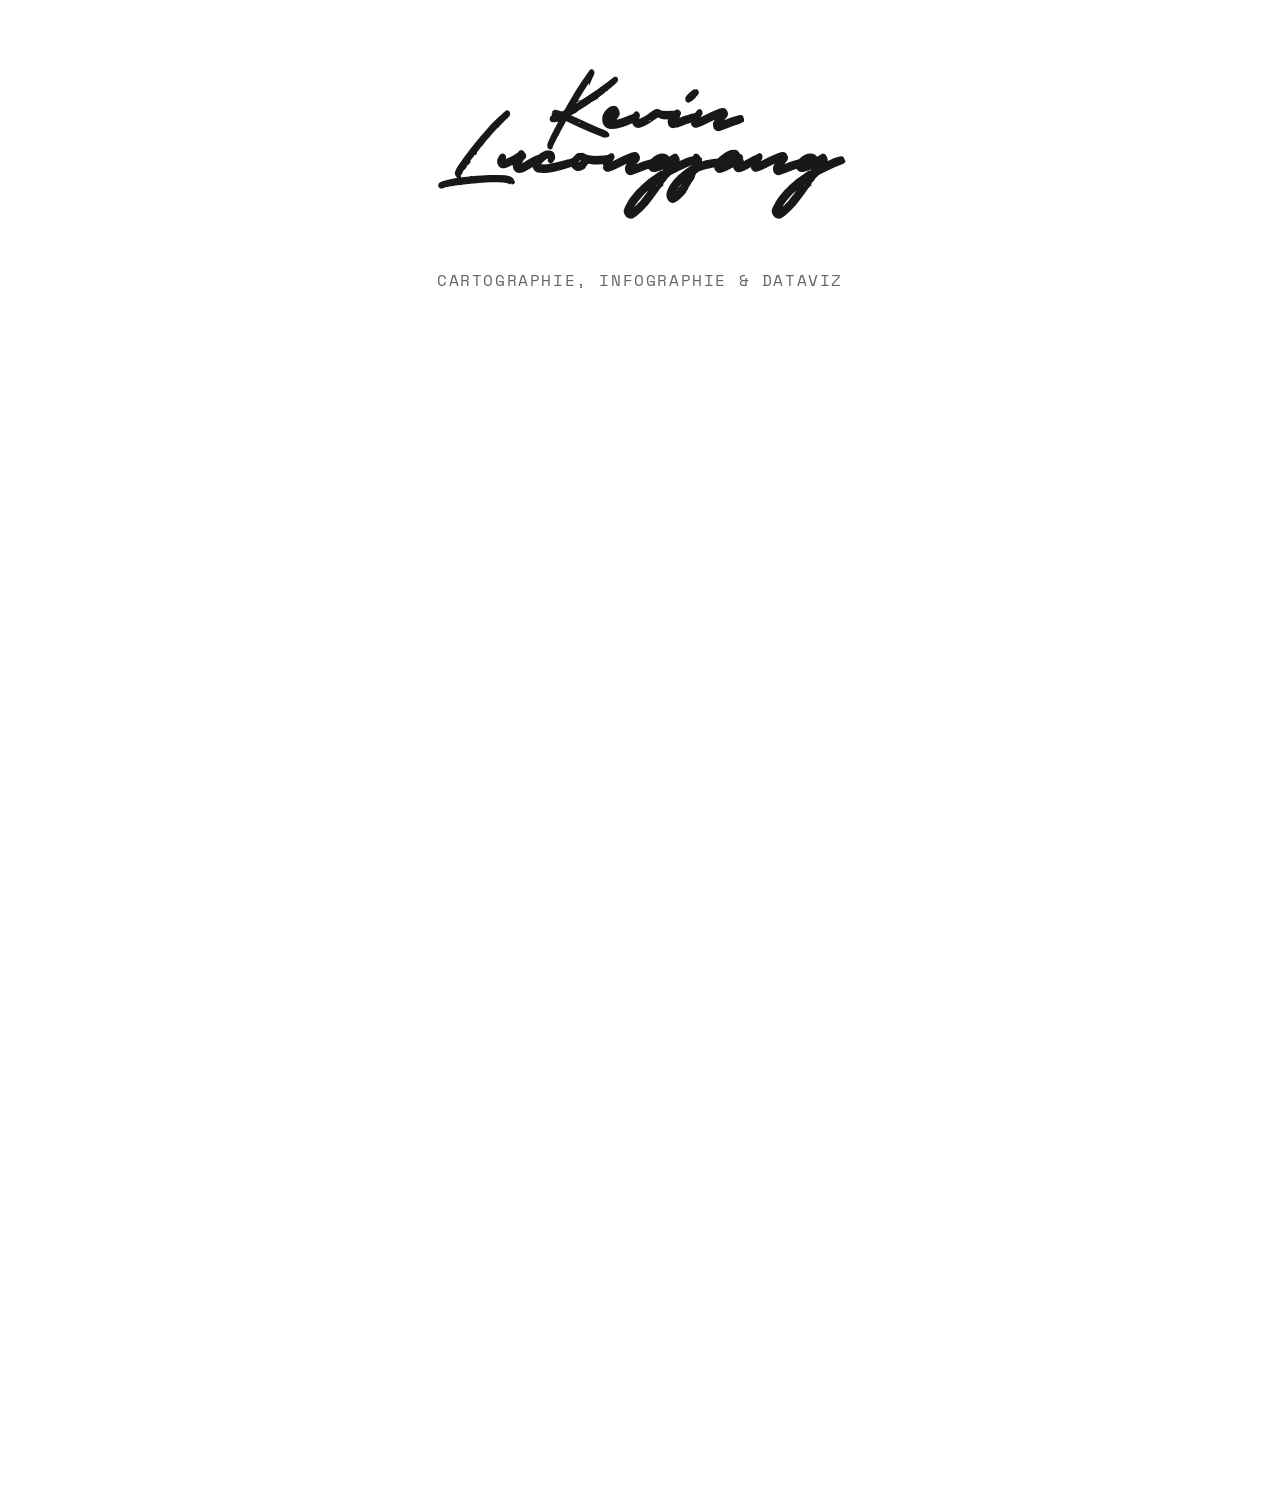
<file: index.html>
<!DOCTYPE html>
<html lang="fr">
<head>
  <meta charset="UTF-8" />
  <meta name="viewport" content="width=device-width, initial-scale=1.0" />
  <title>Portfolio | Kevin Lu Cong Sang - Géomaticien</title>
  <meta name="description" content="Portfolio de Kevin Lu Cong Sang, géomaticien — cartographie, infographie & dataviz. Projets QGIS, Illustrator, D3.js, MapLibre.">
  <meta property="og:title" content="Kevin Lu Cong Sang — Géomaticien">
  <meta property="og:description" content="Cartographie, infographie & dataviz. Sélection de projets de master et personnels.">
  <meta property="og:image" content="./assets/BX1.webp">
  <meta property="og:type" content="website">
  <link rel="icon" type="image/svg+xml" href="./assets/favicon.svg">
  <link rel="preconnect" href="https://fonts.googleapis.com">
  <link rel="preconnect" href="https://fonts.gstatic.com" crossorigin>
  <link rel="preload" href="./font/HunterRiver-Regular.otf" as="font" type="font/otf" crossorigin>
  <link href="https://fonts.googleapis.com/css2?family=Space+Mono:wght@400;700&display=swap" rel="stylesheet">
  <style>
    @font-face {
      font-family: 'HunterRiver';
      src: url('./font/HunterRiver-Regular.otf') format('opentype');
      font-weight: normal;
      font-style: normal;
    }

    body {
      margin: 0;
      padding: 0;
      font-family: 'Space Mono', monospace;
      background: white;
      color: black;
      overflow-x: hidden;
    }

    header {
      text-align: center;
      padding: 0;
      width: 100%;
    }

    .logo-name {
      font-family: 'HunterRiver', cursive;
      font-size: 5.5rem;
      line-height: 0.5;
      color: black;
      opacity: 0.9;
      margin: 90px;
    }

    .subtitle {
      margin-top: 0.5rem;
      margin-bottom: 2rem;
      font-size: 1rem;
      color: #666;
      letter-spacing: 0.1em;
      text-transform: uppercase;
    }

    .grid {
      display: grid;
      grid-template-columns: repeat(auto-fit, minmax(380px, 1fr));
      gap: 2rem;
      padding: 2rem 1rem 4rem;
      max-width: 1400px;
      margin: 0 auto;
      justify-items: center;
    }

    .project {
      width: 100%;
      max-width: 450px;
      position: relative;
      overflow: hidden;
      text-decoration: none;
      color: inherit;
      background: #fff;
      display: flex;
      justify-content: center;
      align-items: center;
      min-height: 350px;
      transition: transform 0.3s ease, box-shadow 0.3s ease;
      content-visibility: auto;
      contain-intrinsic-size: 450px 350px;
    }

    .project:hover,
    .project:focus-visible {
      transform: translateY(-5px);
      box-shadow: 0 15px 30px rgba(0,0,0,0.12);
    }

    .project:focus-visible {
      outline: 2px solid #000;
      outline-offset: 4px;
    }

    .project:focus-visible .image-container {
      transform: translateY(-100%);
    }

    .project:focus-visible .overlay {
      transform: translateY(0);
    }

    .image-container {
      width: 100%;
      height: 100%;
      position: absolute;
      top: 0;
      left: 0;
      z-index: 1;
      display: flex;
      justify-content: center;
      align-items: center;
      background: #f8f8f8;
      transition: transform 0.5s cubic-bezier(0.33, 1, 0.68, 1);
      transform: translateY(0);
    }

    .image-container img {
      width: auto;
      height: auto;
      max-width: 100%;
      max-height: 100%;
      display: block;
    }

    .project:hover .image-container {
      transform: translateY(-100%);
    }

    .overlay {
      position: absolute;
      bottom: 0;
      left: 0;
      right: 0;
      height: 100%;
      background: var(--overlay-color, #000000);
      color: white;
      padding: 2.5rem;
      padding-bottom: 5rem;
      transform: translateY(100%);
      transition: transform 0.5s cubic-bezier(0.33, 1, 0.68, 1);
      display: flex;
      flex-direction: column;
      justify-content: flex-start;
      align-items: flex-start;
      text-align: left;
      z-index: 2;
      box-sizing: border-box;
      padding-top: 40px;
      min-height: 350px;
    }

    .project:hover .overlay {
      transform: translateY(0);
    }

    .overlay strong {
      font-size: 1.6rem;
      font-weight: 700;
      margin-bottom: 1.2rem;
      margin-top: 0;
      line-height: 1.3;
    }

    .overlay p {
      font-size: 1rem;
      margin: 0 0 1.2rem;
      max-width: 85%;
      line-height: 1.5;
      opacity: 0.9;
    }

    .overlay em {
      font-family: 'Space Mono', monospace;
      font-style: italic;
      margin-bottom: 1rem;
      display: block;
      font-size: 0.9rem;
      opacity: 0.9;
    }

    .overlay small {
      font-family: 'Space Mono', monospace;
      font-size: 0.9rem;
      opacity: 0.85;
      margin-bottom: 0.5rem;
      display: block;
    }

    .arrow {
      font-size: 2.5rem;
      position: absolute;
      bottom: 2.5rem;
      right: 2.5rem;
      opacity: 0.9;
      transition: transform 0.2s ease;
    }

    .num {
      position: absolute;
      top: 1.5rem;
      left: 2.5rem;
      font-size: 0.85rem;
      letter-spacing: 0.18em;
      opacity: 0.55;
      font-weight: 400;
    }

    .project:hover .arrow {
      transform: translateX(5px);
      opacity: 1;
    }

    .contact a {
      color: white;
      text-decoration: none;
      margin: 0 0.5rem;
      transition: all 0.3s ease;
      padding: 0.3rem 0;
      position: relative;
    }

    .contact a:after {
      content: '';
      position: absolute;
      width: 0;
      height: 1px;
      bottom: 0;
      left: 0;
      background-color: white;
      transition: width 0.3s ease;
    }

    .contact a:hover:after {
      width: 100%;
    }

    @media (min-width: 1200px) {
      .grid {
        max-width: 1600px;
      }
      
      .project {
        max-width: 500px;
      }
    }

    footer {
      background: black;
      color: white;
      padding: 3rem 1rem;
      text-align: center;
      font-size: 0.9rem;
      border-top: 1px solid rgba(255,255,255,0.1);
    }

    .footer-content {
      max-width: 1200px;
      margin: 0 auto;
      display: flex;
      flex-direction: column;
      gap: 2rem;
    }

    .signature {
      font-family: 'HunterRiver', cursive;
      font-size: 2.5rem;
      opacity: 0.9;
      letter-spacing: 2px;
    }

    .contact-links {
      display: flex;
      flex-wrap: wrap;
      justify-content: center;
      gap: 2rem 3rem;
      margin: 1rem 0;
    }

    .contact-item {
      display: flex;
      flex-direction: column;
      text-decoration: none;
      color: white;
      transition: all 0.3s ease;
    }

    .contact-item:hover {
      opacity: 0.8;
    }

    .contact-label {
      font-size: 0.8rem;
      opacity: 0.7;
      text-transform: uppercase;
      letter-spacing: 1px;
      margin-bottom: 0.3rem;
    }

    .contact-value {
      font-size: 1rem;
      font-weight: 500;
    }

    .copyright {
      font-size: 0.9rem;
      opacity: 0.6;
      margin-top: 1rem;
    }

    
    /* Version mobile : page blanche + image naturelle + bloc thème comme desktop */
    @media (max-width: 768px) {
      body {
        padding: 0;
      }

      header {
        padding: 0;
      }

      .logo-name {
        font-size: 3rem;
        margin: 40px 0;
        line-height: 0.8;
      }

      .subtitle {
        font-size: 0.85rem;
        padding: 0 15px;
      }

      .grid {
        grid-template-columns: 1fr;
        padding: 0;
        gap: 0;
        width: 100%;
        max-width: 100%;
      }

      .project {
        max-width: 100%;
        width: 100%;
        min-height: auto;
        margin: 0;
        display: block;
        position: relative;
        overflow: hidden;
      }

      .project:hover {
        transform: none;
        box-shadow: none;
      }

      /* Séparateur éditorial : trait fin + petit carré en couleur thème */
      .project:not(:last-child)::after {
        content: '';
        display: block;
        width: 100%;
        height: 90px;
        background-color: #fff;
        background-image:
          linear-gradient(var(--overlay-color, #000), var(--overlay-color, #000)),
          linear-gradient(#111, #111);
        background-size: 14px 14px, calc(100% - 96px) 1px;
        background-position: center center, center center;
        background-repeat: no-repeat, no-repeat;
      }

      .image-container {
        position: relative;
        inset: auto;
        width: 100%;
        height: auto;
        aspect-ratio: auto;
        background: transparent;
        transform: none;
      }

      .image-container img {
        display: block;
        width: 100%;
        height: auto;
        max-width: 100%;
        max-height: none;
        object-fit: unset;
      }

      .project:hover .image-container {
        transform: none;
      }

      .overlay {
        position: relative;
        inset: auto;
        height: auto;
        min-height: auto;
        width: 100%;
        transform: none;
        padding: 1.8rem 1.5rem 3.8rem;
        display: block;
      }

      .project:hover .overlay {
        transform: none;
      }

      .num {
        position: static;
        display: block;
        margin: 0 0 0.5rem;
        font-size: 0.75rem;
        letter-spacing: 0.22em;
        opacity: 0.7;
      }

      .overlay strong {
        font-size: 1.4rem;
        line-height: 1.25;
        margin-bottom: 0.8rem;
      }

      .overlay p {
        max-width: 100%;
        font-size: 0.95rem;
        margin-bottom: 1rem;
      }

      .arrow {
        position: absolute;
        bottom: 1.3rem;
        right: 1.4rem;
        font-size: 1.7rem;
        opacity: 1;
      }

      .contact-links {
        flex-direction: column;
        gap: 1.5rem;
      }

      .signature {
        font-size: 2rem;
      }
    }

    @media (max-width: 480px) {
      .logo-name {
        font-size: 2.5rem;
        margin: 30px 0;
      }

      .overlay {
        padding: 1.5rem 1.3rem 3.4rem;
      }

      .overlay strong {
        font-size: 1.3rem;
      }

      .arrow {
        font-size: 1.5rem;
        bottom: 1rem;
        right: 1.2rem;
      }

      .project:not(:last-child)::after {
        height: 70px;
        background-size: 12px 12px, calc(100% - 64px) 1px;
      }
    }

    #loader {
      position: fixed;
      z-index: 9999;
      top: 0;
      left: 0;
      width: 100%;
      height: 100%;
      background: #f8f8f8;
      display: flex;
      align-items: center;
      justify-content: center;
      flex-direction: column;
      font-family: 'Space Mono', monospace;
      color: #666;
      font-size: 1rem;
      letter-spacing: 0.1em;
      text-transform: uppercase;
      transition: opacity 0.6s ease, visibility 0.6s ease;
    }

    #loader::after {
      content: "";
      margin-top: 1.5rem;
      width: 24px;
      height: 24px;
      border: 3px solid #666;
      border-top-color: transparent;
      border-radius: 50%;
      animation: spin 1s linear infinite;
    }

    @keyframes spin {
      to { transform: rotate(360deg); }
    }

    body.loaded #loader {
      opacity: 0;
      visibility: hidden;
      pointer-events: none;
    }

    @media (prefers-reduced-motion: reduce) {
      *, *::before, *::after {
        animation-duration: 0.01ms !important;
        animation-iteration-count: 1 !important;
        transition-duration: 0.01ms !important;
        scroll-behavior: auto !important;
      }
    }
  </style>
</head>
<body>
  <div id="loader">
    Chargement…
  </div>
  
  <header>
    <h1 class="logo-name">Kevin<br>Lucongsang</h1>
    <div class="subtitle">cartographie, infographie & dataviz</div>
  </header>

  <main class="grid">
    <!-- Projet 1 -->
    <a href="attention-a-votre-ligne.html" class="project" style="--overlay-color: #6e1d36">
      <div class="image-container">
        <img src="./assets/BX1.webp" alt="Cartographie des boulangeries bordelaises" loading="lazy" decoding="async">
      </div>
      <div class="overlay">
        <span class="num">01 / 05</span>
        <strong>Gourmandises à portée de tram</strong>
        <p>Une analyse spatiale des boulangeries autour des stations de tramway bordelaises. Où trouver vos pâtisseries favorites en un clin d'œil.</p>
        <em>Octobre 2024</em>
        <small>QGIS • Illustrator • GTFS</small>
        <div class="arrow">→</div>
      </div>
    </a>

    <!-- Projet 2 -->
    <a href="lebron-dataviz.html" class="project" style="--overlay-color: #402246">
      <div class="image-container">
        <img src="./assets/LB1.webp" alt="Dataviz sportive NBA" loading="lazy" decoding="async">
      </div>
      <div class="overlay">
        <span class="num">02 / 05</span>
        <strong>La NBA sous un nouvel angle</strong>
        <p>Visualisation innovante des performances sportives. Une approche esthétique des données statistiques.</p>
        <em>Octobre 2024</em>
        <small>Design d'information • DataViz</small>
        <div class="arrow">→</div>
      </div>
    </a>

    <!-- Projet 3 -->
    <a href="pollution-usa.html" class="project" style="--overlay-color: #213957">
      <div class="image-container">
        <img src="./assets/US1.webp" alt="Carte bivariée santé-environnement" loading="lazy" decoding="async">
      </div>
      <div class="overlay">
        <span class="num">03 / 05</span>
        <strong>Pollution & Santé : le lien cartographié</strong>
        <p>Corrélations spatiales entre qualité de l'air et prévalence du diabète. Une analyse visuelle percutante.</p>
        <em>Octobre 2024</em>
        <small>QGIS • Analyse spatiale</small>
        <div class="arrow">→</div>
      </div>
    </a>

    <!-- Projet 4 -->
    <a href="https://lb-dataviz.vercel.app/" target="_blank" rel="noopener noreferrer" class="project" style="--overlay-color: #1f4d4a">
      <div class="image-container">
        <img src="./assets/TEST.webp" alt="Dataviz interactive NBA" loading="lazy" decoding="async">
      </div>
      <div class="overlay">
        <span class="num">04 / 05</span>
        <strong>Lebron James : L'odyssée statistique</strong>
        <p>Exploration interactive des performances légendaires de LBJ. Une immersion dans les données.</p>
        <em>Mai 2025</em>
        <small>D3.js • Data storytelling</small>
        <div class="arrow">→</div>
      </div>
    </a>

    <!-- Projet 5 -->
    <a href="https://sigatnguyen.github.io/Markarto/" target="_blank" rel="noopener noreferrer" class="project" style="--overlay-color: #3a2a1f">
      <div class="image-container">
        <img src="./assets/TEST4.webp" alt="Narration cartographique" loading="lazy" decoding="async">
      </div>
      <div class="overlay">
        <span class="num">05 / 05</span>
        <strong>Hiroshima-Nagasaki : Mémoire cartographique</strong>
        <p>Récit visuel des bombardements atomiques. Une expérience scroll immersive et poignante.</p>
        <em>Mai 2025</em>
        <small>MapLibre • Scrollytelling</small>
        <div class="arrow">→</div>
      </div>
    </a>
  </main>

  <footer>
    <div class="footer-content">
      <div class="signature">KL</div>
      <div class="contact-links">
        <a href="mailto:kevin.lucongsang@gmail.com" class="contact-item">
          <span class="contact-label">Email</span>
          <span class="contact-value">kevin.lucongsang@gmail.com</span>
        </a>
        <a href="https://linkedin.com/in/kevinlucongsang" target="_blank" rel="noopener noreferrer" class="contact-item">
          <span class="contact-label">LinkedIn</span>
          <span class="contact-value">/kevinlucongsang</span>
        </a>
      </div>
      <div class="copyright">© 2025 Kévin LU CONG SANG</div>
    </div>
  </footer>
  <script>
    window.addEventListener("load", function () {
      document.body.classList.add("loaded");
    });
  </script>
  
</body>
</html>
</file>
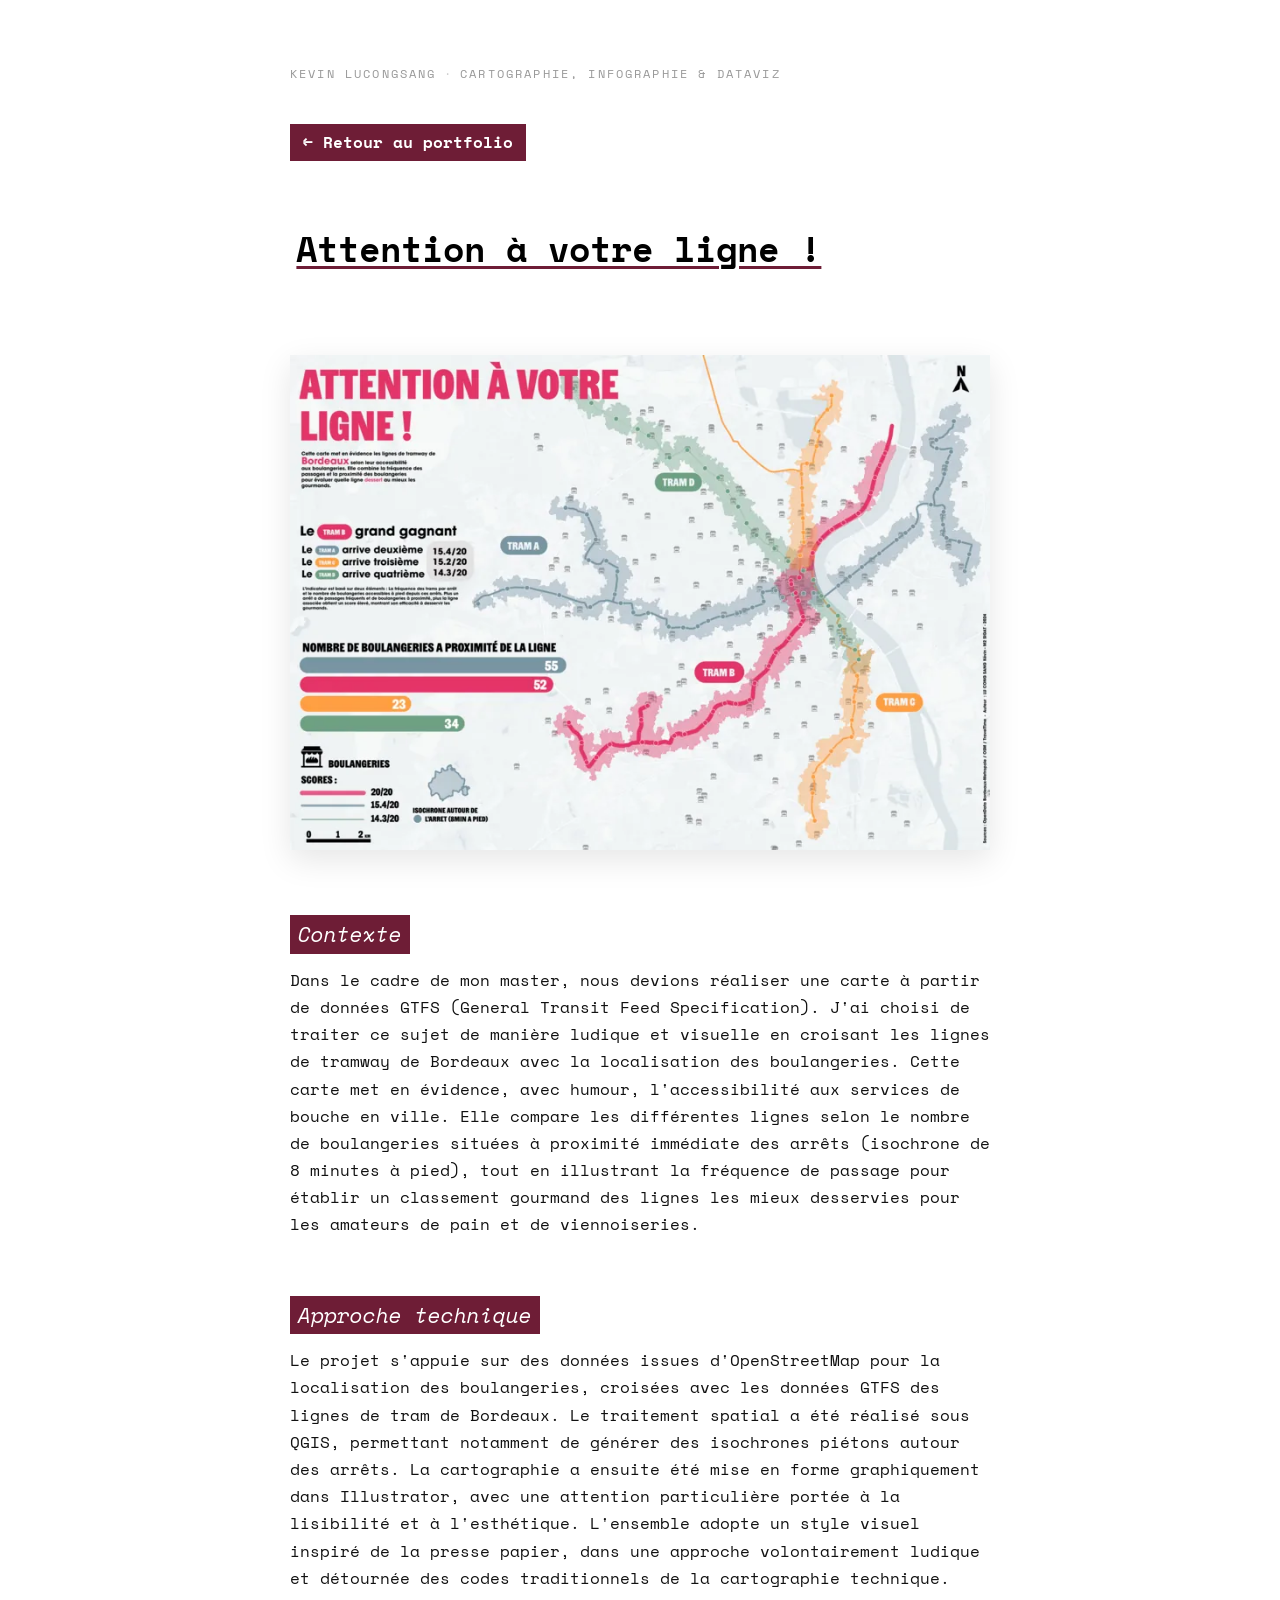
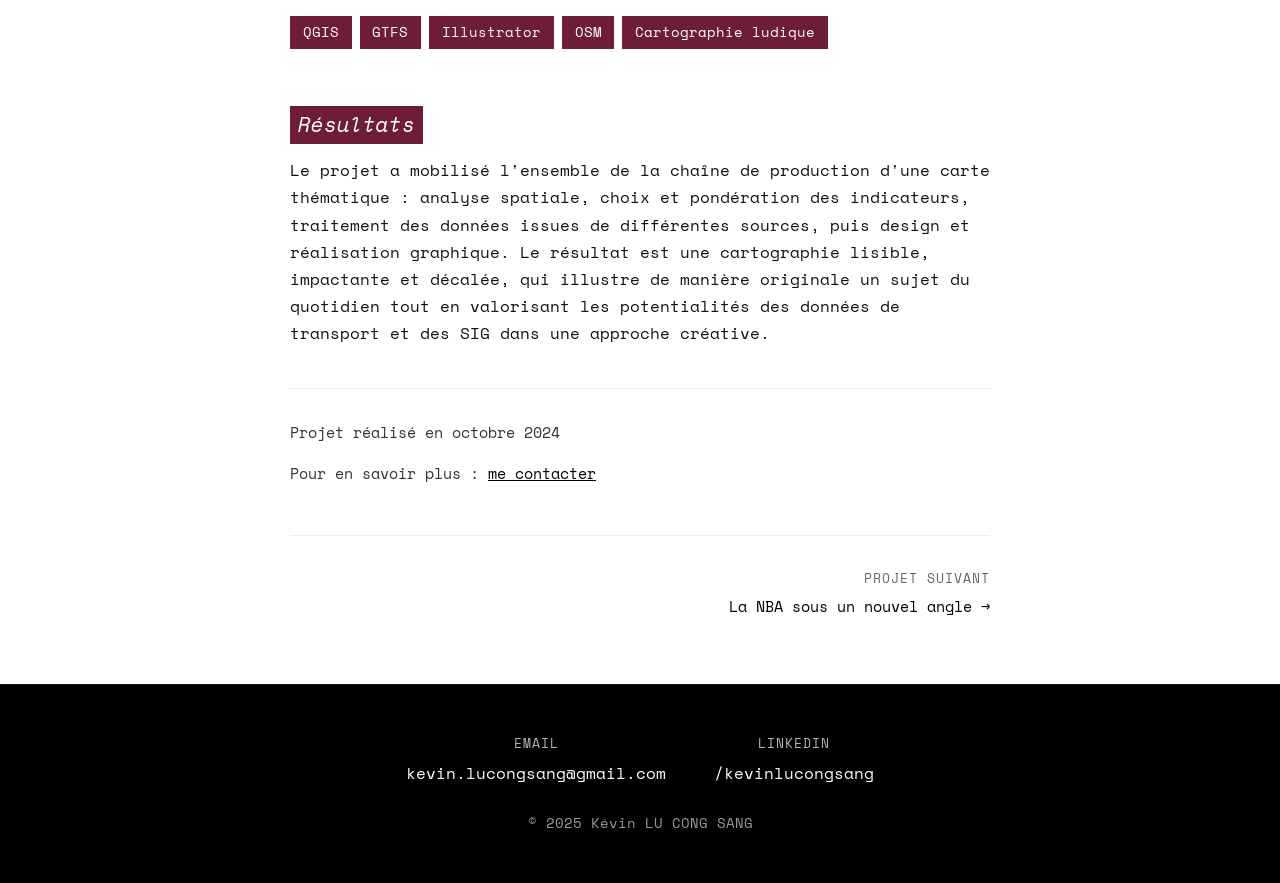
<file: attention-a-votre-ligne.html>
<!DOCTYPE html>
<html lang="fr">
<head>
  <meta charset="UTF-8">
  <meta name="viewport" content="width=device-width, initial-scale=1.0">
  <title>Attention à votre ligne ! | Kevin Lu Cong Sang</title>
  <meta name="description" content="Cartographie ludique des boulangeries autour des lignes de tramway de Bordeaux, croisant données GTFS et OpenStreetMap.">
  <meta property="og:title" content="Attention à votre ligne ! — Kevin Lu Cong Sang">
  <meta property="og:description" content="Cartographie ludique des boulangeries autour des lignes de tramway de Bordeaux.">
  <meta property="og:image" content="./assets/BX.webp">
  <meta property="og:type" content="article">
  <link rel="icon" type="image/svg+xml" href="./assets/favicon.svg">
  <link rel="preconnect" href="https://fonts.googleapis.com">
  <link rel="preconnect" href="https://fonts.gstatic.com" crossorigin>
  <link href="https://fonts.googleapis.com/css2?family=Space+Mono:wght@400;700&display=swap" rel="stylesheet">
  <link rel="stylesheet" href="./assets/project.css">
</head>
<body style="--theme: #6e1d36">
  <div class="container">
    <div class="brand-strip">Kevin Lucongsang<span class="dot">·</span>cartographie, infographie &amp; dataviz</div>
    <a href="index.html" class="back">← Retour au portfolio</a>

    <h1>Attention à votre ligne !</h1>

    <div class="image-container">
      <img src="./assets/BX.webp" alt="Carte : Attention à votre ligne !" loading="lazy">
    </div>

    <div class="section">
      <h2>Contexte</h2>
      <p>Dans le cadre de mon master, nous devions réaliser une carte à partir de données GTFS (General Transit Feed Specification). J'ai choisi de traiter ce sujet de manière ludique et visuelle en croisant les lignes de tramway de Bordeaux avec la localisation des boulangeries.

        Cette carte met en évidence, avec humour, l'accessibilité aux services de bouche en ville. Elle compare les différentes lignes selon le nombre de boulangeries situées à proximité immédiate des arrêts (isochrone de 8 minutes à pied), tout en illustrant la fréquence de passage pour établir un classement gourmand des lignes les mieux desservies pour les amateurs de pain et de viennoiseries.</p>
    </div>

    <div class="section">
      <h2>Approche technique</h2>
      <p>Le projet s'appuie sur des données issues d'OpenStreetMap pour la localisation des boulangeries, croisées avec les données GTFS des lignes de tram de Bordeaux. Le traitement spatial a été réalisé sous QGIS, permettant notamment de générer des isochrones piétons autour des arrêts.
        La cartographie a ensuite été mise en forme graphiquement dans Illustrator, avec une attention particulière portée à la lisibilité et à l'esthétique. L'ensemble adopte un style visuel inspiré de la presse papier, dans une approche volontairement ludique et détournée des codes traditionnels de la cartographie technique.
        </p>

      <div class="techno-list">
        <span class="techno-item">QGIS</span>
        <span class="techno-item">GTFS</span>
        <span class="techno-item">Illustrator</span>
        <span class="techno-item">OSM</span>
        <span class="techno-item">Cartographie ludique</span>
      </div>
    </div>

    <div class="section">
      <h2>Résultats</h2>
      <p>Le projet a mobilisé l'ensemble de la chaîne de production d'une carte thématique : analyse spatiale, choix et pondération des indicateurs, traitement des données issues de différentes sources, puis design et réalisation graphique.

        Le résultat est une cartographie lisible, impactante et décalée, qui illustre de manière originale un sujet du quotidien tout en valorisant les potentialités des données de transport et des SIG dans une approche créative.</p>
    </div>

    <div class="meta">
      <p>Projet réalisé en octobre 2024</p>
      <p>Pour en savoir plus : <a href="mailto:kevin.lucongsang@gmail.com">me contacter</a></p>
    </div>

    <nav class="project-nav" aria-label="Navigation entre projets">
      <a class="next" href="lebron-dataviz.html">
        <span class="label">Projet suivant</span>
        La NBA sous un nouvel angle →
      </a>
    </nav>
  </div>

  <footer>
    <div class="footer-content">
      <div class="contact-links">
        <a href="mailto:kevin.lucongsang@gmail.com" class="contact-item">
          <span class="contact-label">Email</span>
          <span class="contact-value">kevin.lucongsang@gmail.com</span>
        </a>
        <a href="https://linkedin.com/in/kevinlucongsang" target="_blank" rel="noopener noreferrer" class="contact-item">
          <span class="contact-label">LinkedIn</span>
          <span class="contact-value">/kevinlucongsang</span>
        </a>
      </div>
      <div class="copyright">© 2025 Kévin LU CONG SANG</div>
    </div>
  </footer>
</body>
</html>
</file>
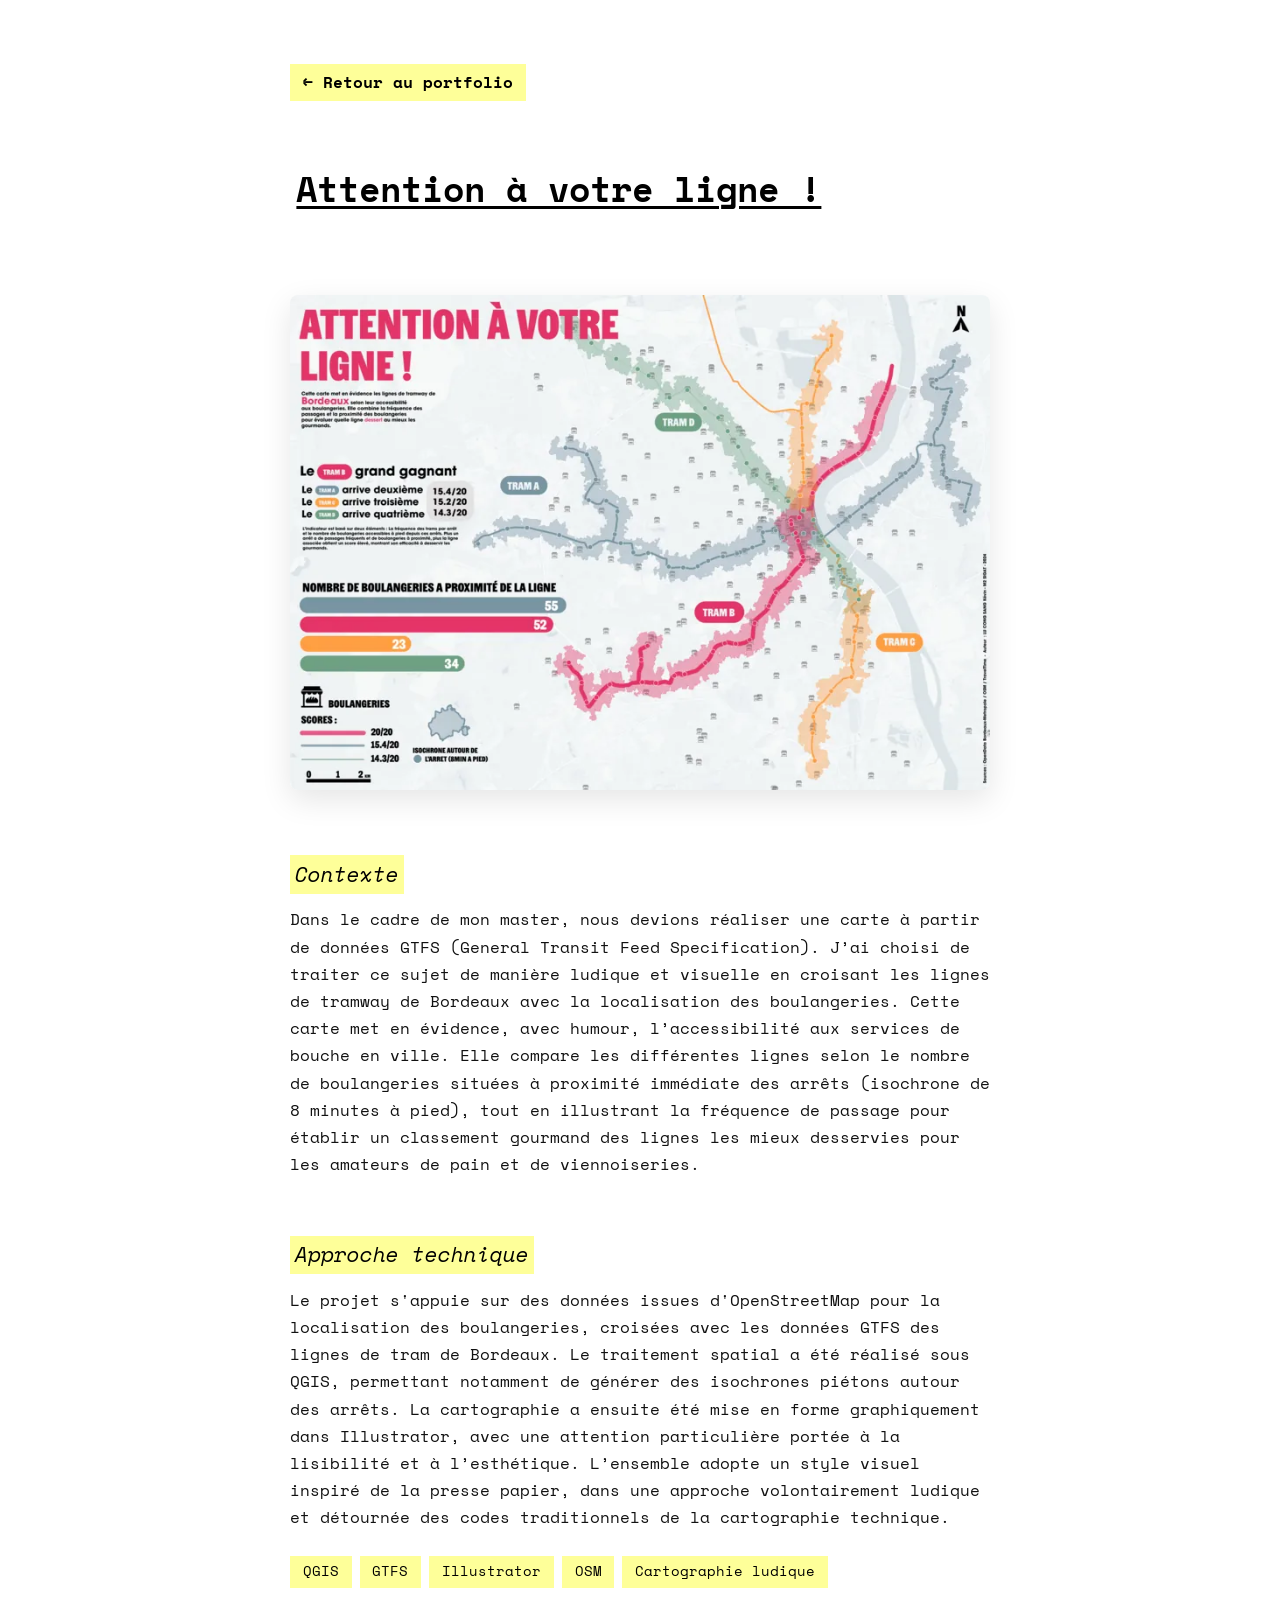
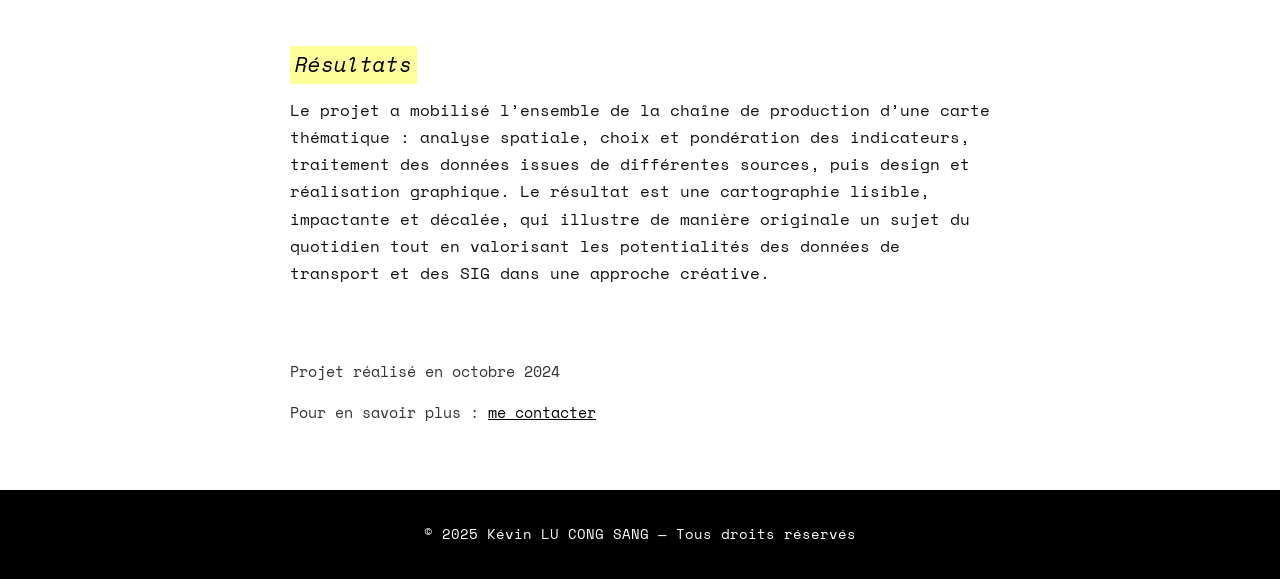
<file: carte1.html>
<!DOCTYPE html>
<html lang="fr">
<head>
  <meta charset="UTF-8">
  <meta name="viewport" content="width=device-width, initial-scale=1.0">
  <title>Attention à votre ligne !</title>
  <link href="https://fonts.googleapis.com/css2?family=Space+Mono:wght@400;700&display=swap" rel="stylesheet">
  <style>
    body {
      margin: 0;
      font-family: 'Space Mono', monospace;
      background: white;
      color: #111;
      line-height: 1.7;
      font-size: 1rem;
    }

    .container {
      max-width: 700px;
      margin: 4rem auto;
      padding: 0 1rem;
    }

    .back {
      display: inline-block;
      margin-bottom: 2rem;
      text-decoration: none;
      background-color: #FEFF99;
      color: #000;
      font-weight: bold;
      padding: 0.3rem 0.8rem;
      transition: background-color 0.3s ease;
    }

    .back:hover {
      background-color: #f0f172;
    }

h1 {
  font-size: 2.2rem;
  font-weight: 700;
  margin-bottom: 1.5rem;
  color: #000;
  display: inline-block;
  padding: 0.2rem 0.4rem;
  text-decoration: underline;
  text-decoration-thickness: 3px; /* épaisseur personnalisée */
  text-underline-offset: 4px; /* espace entre le texte et le soulignement */
}

    .image-container {
      margin: 3rem 0;
      border-radius: 8px;
      overflow: hidden;
      box-shadow: 0 10px 30px rgba(0,0,0,0.1);
    }

    .image-container img {
      width: 100%;
      display: block;
    }

    .section {
      margin-bottom: 2.5rem;
    }

    .section h2 {
      font-size: 1.3rem;
      margin-bottom: 0.8rem;
      color: #000;
      font-weight: 500;
      font-style: italic;
      background-color: #FEFF99;
      display: inline-block;
      padding: 0.1rem 0.3rem;
    }

    .section p {
      margin: 0 0 1.5rem;
    }

    .meta {
      color: #333;
      font-size: 0.95rem;
      margin-top: 2rem;
      padding-top: 1rem;
      border-top: 1px solid white;
    }

    a {
      color: #000;
      text-decoration: underline;
      font-weight: 500;
      transition: background-color 0.3s ease;
    }

    a:hover {
      background-color: #FEFF99;
      text-decoration: none;
    }

    .techno-list {
      display: flex;
      flex-wrap: wrap;
      gap: 0.5rem;
      margin: 1rem 0;
    }

    .techno-item {
      background: #FEFF99;
      color: #000;
      padding: 0.3rem 0.8rem;
      font-size: 0.85rem;
      border-radius: 0; /* plus arrondi */
    }

    footer {
      background: #000000;
      color: white;
      text-align: center;
      padding: 2rem 1rem;
      font-size: 0.9rem;
      margin-top: 4rem;
    }

    @media (max-width: 600px) {
      .container {
        margin: 2rem auto;
      }
      
      h1 {
        font-size: 1.8rem;
      }
    }
  </style>
</head>
<body>
  <div class="container">
    <a href="index.html" class="back">← Retour au portfolio</a>

    <h1>Attention à votre ligne !</h1>

    <div class="image-container">
      <img src="./assets/BX.webp" alt="Carte : Attention à votre ligne !">
    </div>

    <div class="section">
      <h2>Contexte</h2>
      <p>Dans le cadre de mon master, nous devions réaliser une carte à partir de données GTFS (General Transit Feed Specification). J’ai choisi de traiter ce sujet de manière ludique et visuelle en croisant les lignes de tramway de Bordeaux avec la localisation des boulangeries.

        Cette carte met en évidence, avec humour, l’accessibilité aux services de bouche en ville. Elle compare les différentes lignes selon le nombre de boulangeries situées à proximité immédiate des arrêts (isochrone de 8 minutes à pied), tout en illustrant la fréquence de passage pour établir un classement gourmand des lignes les mieux desservies pour les amateurs de pain et de viennoiseries.</p>
    </div>

    <div class="section">
      <h2>Approche technique</h2>
      <p>Le projet s'appuie sur des données issues d'OpenStreetMap pour la localisation des boulangeries, croisées avec les données GTFS des lignes de tram de Bordeaux. Le traitement spatial a été réalisé sous QGIS, permettant notamment de générer des isochrones piétons autour des arrêts.
        La cartographie a ensuite été mise en forme graphiquement dans Illustrator, avec une attention particulière portée à la lisibilité et à l’esthétique. L’ensemble adopte un style visuel inspiré de la presse papier, dans une approche volontairement ludique et détournée des codes traditionnels de la cartographie technique.
        
        </p>
      
      <div class="techno-list">
        <span class="techno-item">QGIS</span>
        <span class="techno-item">GTFS</span>
        <span class="techno-item">Illustrator</span>
        <span class="techno-item">OSM</span>
        <span class="techno-item">Cartographie ludique</span>
      </div>
    </div>

    <div class="section">
      <h2>Résultats</h2>
      <p>Le projet a mobilisé l’ensemble de la chaîne de production d’une carte thématique : analyse spatiale, choix et pondération des indicateurs, traitement des données issues de différentes sources, puis design et réalisation graphique.

        Le résultat est une cartographie lisible, impactante et décalée, qui illustre de manière originale un sujet du quotidien tout en valorisant les potentialités des données de transport et des SIG dans une approche créative.</p>
    </div>

    <div class="meta">
      <p>Projet réalisé en octobre 2024</p>
      <p>Pour en savoir plus : <a href="mailto:kevin.lucongsang@gmail.com">me contacter</a></p>
    </div>
  </div>

  <footer>
    © 2025 Kévin LU CONG SANG — Tous droits réservés
  </footer>
</body>
</html>
</file>
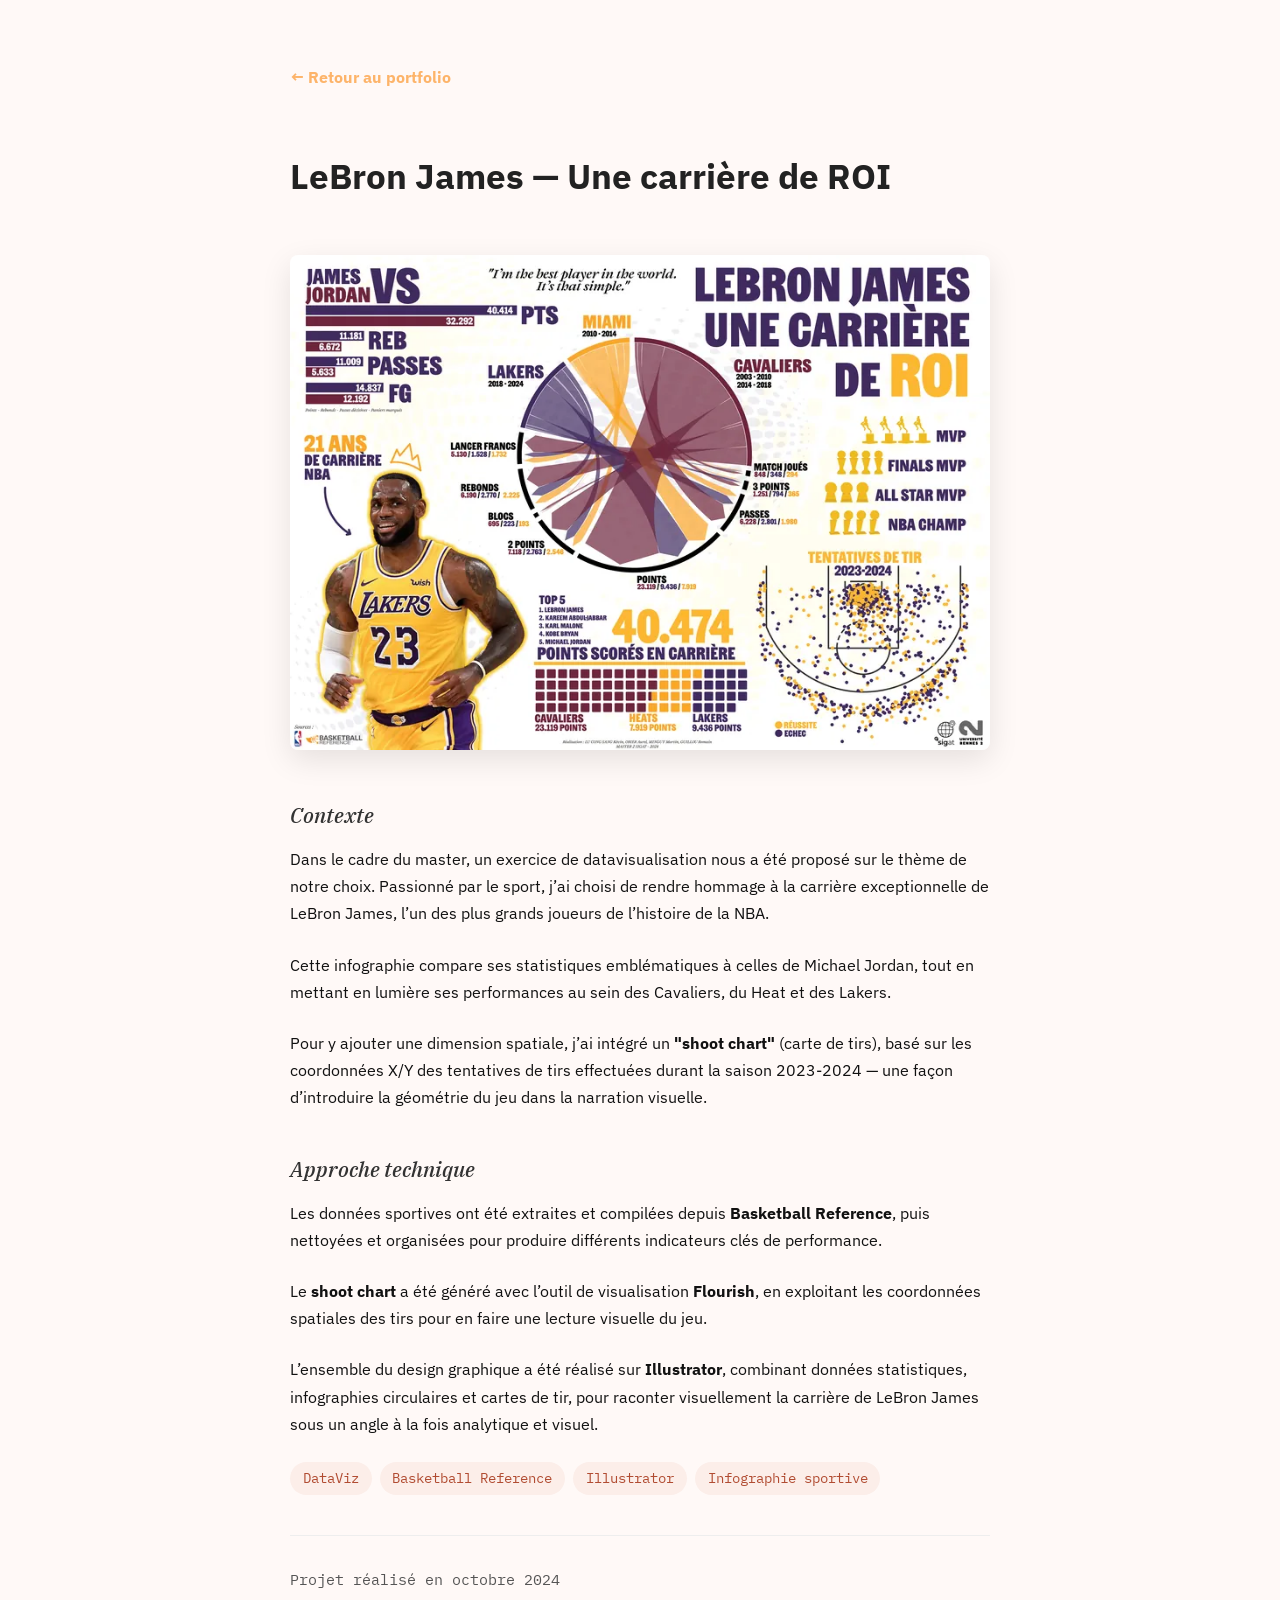
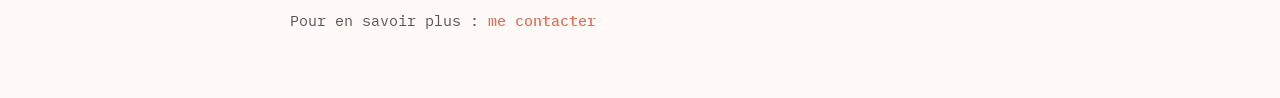
<file: carte2.html>
<!DOCTYPE html>
<html lang="fr">
<head>
  <meta charset="UTF-8">
  <meta name="viewport" content="width=device-width, initial-scale=1.0">
  <title>LeBron James — Une carrière de ROI</title>
  <link href="https://fonts.googleapis.com/css2?family=IBM+Plex+Sans:wght@400;700&family=IBM+Plex+Serif:ital,wght@1,500&family=IBM+Plex+Mono&display=swap" rel="stylesheet">
  <style>
    body {
      margin: 0;
      font-family: 'IBM Plex Sans', sans-serif;
      background: #fff9f7;
      color: #111;
      line-height: 1.7;
      font-size: 1rem;
    }

    .container {
      max-width: 700px;
      margin: 4rem auto;
      padding: 0 1rem;
    }

    .back {
      display: inline-block;
      margin-bottom: 2rem;
      text-decoration: none;
      color: #FDB46A;
      font-weight: bold;
      transition: color 0.3s ease;
    }

    .back:hover {
      color: #E4934D;
    }

    h1 {
      font-size: 2.2rem;
      font-weight: 700;
      margin-bottom: 1.5rem;
      color: #222;
    }

    .image-container {
      margin: 3rem 0;
      border-radius: 8px;
      overflow: hidden;
      box-shadow: 0 10px 30px rgba(0,0,0,0.1);
    }

    .image-container img {
      width: 100%;
      display: block;
    }

    .section {
      margin-bottom: 2.5rem;
    }

    .section h2 {
      font-family: 'IBM Plex Serif', serif;
      font-size: 1.3rem;
      margin-bottom: 0.8rem;
      color: #333;
      font-weight: 500;
      font-style: italic;
    }

    .section p {
      margin: 0 0 1.5rem;
    }

    .meta {
      font-family: 'IBM Plex Mono', monospace;
      color: #555;
      font-size: 0.95rem;
      margin-top: 2rem;
      padding-top: 1rem;
      border-top: 1px solid #eee;
    }

    a {
      color: #e17055;
      text-decoration: none;
      font-weight: 500;
      transition: color 0.3s ease;
    }

    a:hover {
      color: #c45a40;
      text-decoration: underline;
    }

    .techno-list {
      display: flex;
      flex-wrap: wrap;
      gap: 0.5rem;
      margin: 1rem 0;
    }

    .techno-item {
      background: #fceee9;
      color: #b14c32;
      padding: 0.3rem 0.8rem;
      border-radius: 20px;
      font-size: 0.85rem;
      font-family: 'IBM Plex Mono', monospace;
    }

    @media (max-width: 600px) {
      .container {
        margin: 2rem auto;
      }
      
      h1 {
        font-size: 1.8rem;
      }
    }
  </style>
</head>
<body>
  <div class="container">
    <a href="index.html" class="back">← Retour au portfolio</a>

    <h1>LeBron James — Une carrière de ROI</h1>

    <div class="image-container">
      <img src="./assets/LB.webp" alt="Infographie : Carrière de LeBron James">
    </div>

    <div class="section">
      <h2>Contexte</h2>
      <p>Dans le cadre du master, un exercice de datavisualisation nous a été proposé sur le thème de notre choix. Passionné par le sport, j’ai choisi de rendre hommage à la carrière exceptionnelle de LeBron James, l’un des plus grands joueurs de l’histoire de la NBA.</p>

<p>Cette infographie compare ses statistiques emblématiques à celles de Michael Jordan, tout en mettant en lumière ses performances au sein des Cavaliers, du Heat et des Lakers.</p>

<p>Pour y ajouter une dimension spatiale, j’ai intégré un <strong>"shoot chart"</strong> (carte de tirs), basé sur les coordonnées X/Y des tentatives de tirs effectuées durant la saison 2023-2024 — une façon d’introduire la géométrie du jeu dans la narration visuelle.</p>

    </div>

    <div class="section">
      <h2>Approche technique</h2>
      <p>Les données sportives ont été extraites et compilées depuis <strong>Basketball Reference</strong>, puis nettoyées et organisées pour produire différents indicateurs clés de performance.</p>

      <p>Le <strong>shoot chart</strong> a été généré avec l’outil de visualisation <strong>Flourish</strong>, en exploitant les coordonnées spatiales des tirs pour en faire une lecture visuelle du jeu.</p>
      
      <p>L’ensemble du design graphique a été réalisé sur <strong>Illustrator</strong>, combinant données statistiques, infographies circulaires et cartes de tir, pour raconter visuellement la carrière de LeBron James sous un angle à la fois analytique et visuel.</p>
            
      <div class="techno-list">
        <span class="techno-item">DataViz</span>
        <span class="techno-item">Basketball Reference</span>
        <span class="techno-item">Illustrator</span>
        <span class="techno-item">Infographie sportive</span>
      </div>
    </div>

    <div class="meta">
      <p>Projet réalisé en octobre 2024 </p>
      <p>Pour en savoir plus : <a href="mailto:kevin.lucongsang@gmail.com">me contacter</p>
    </div>
  </div>
</body>
</html>
</file>
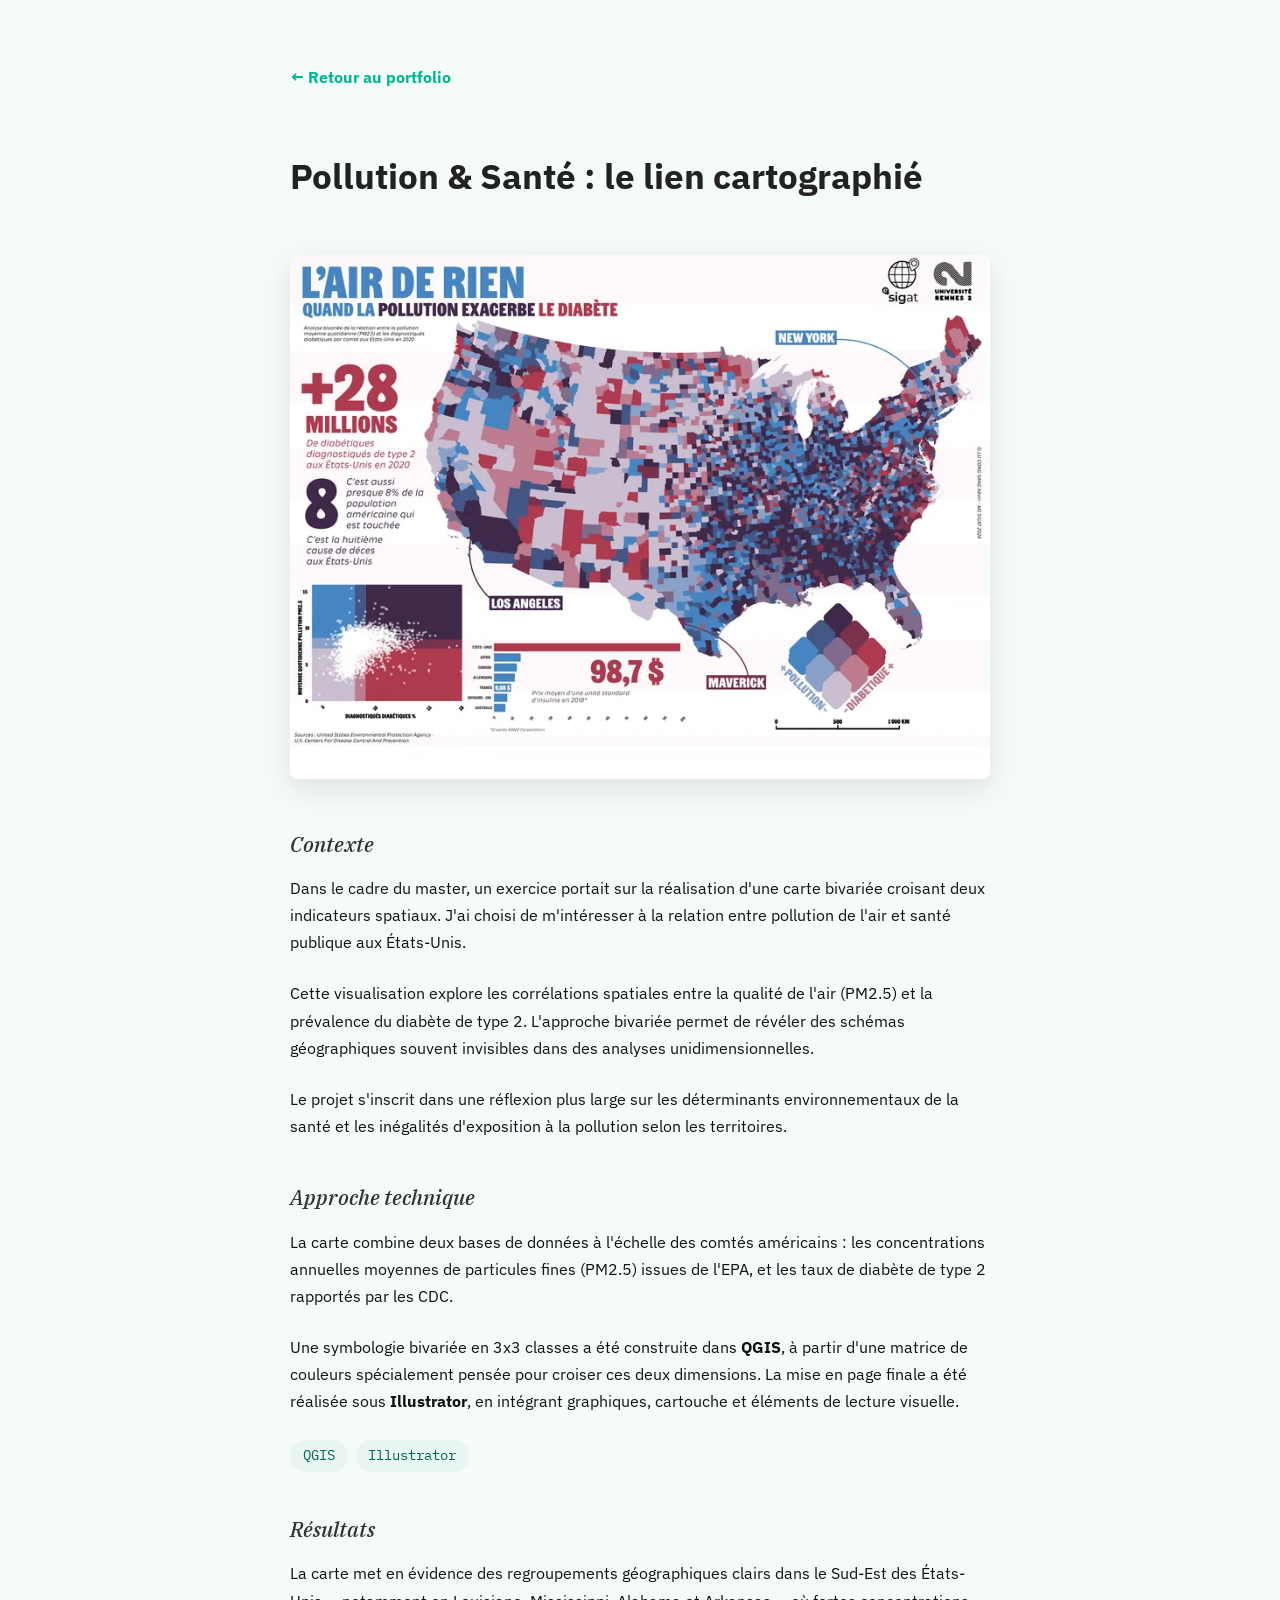
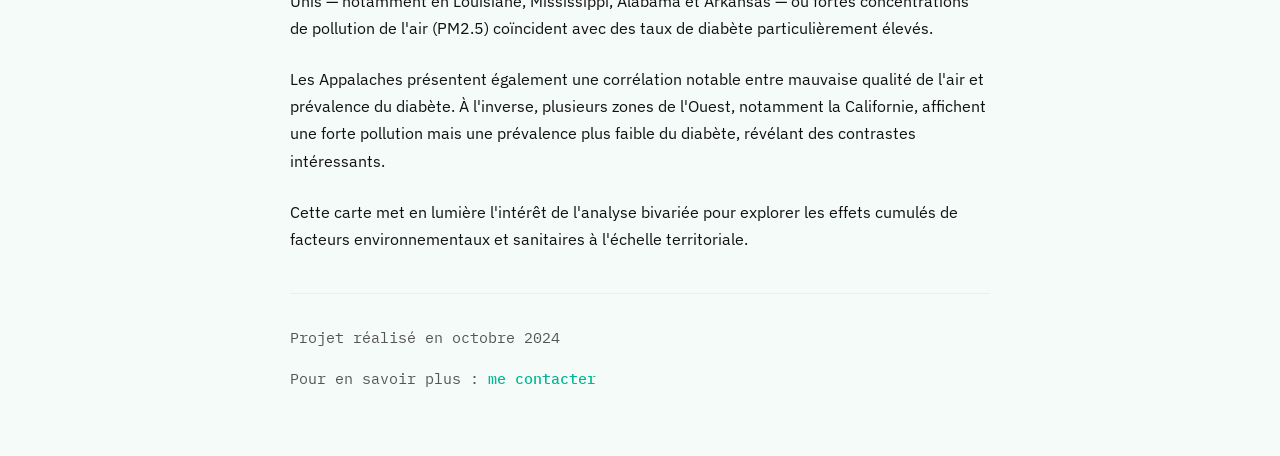
<file: carte3.html>
<!DOCTYPE html>
<html lang="fr">
<head>
  <meta charset="UTF-8">
  <meta name="viewport" content="width=device-width, initial-scale=1.0, maximum-scale=1.0, user-scalable=no">
  <title>Pollution & Santé : le lien cartographié</title>
  <link href="https://fonts.googleapis.com/css2?family=IBM+Plex+Sans:wght@400;700&family=IBM+Plex+Serif:ital,wght@1,500&family=IBM+Plex+Mono&display=swap" rel="stylesheet">
  <style>
    #loader {
      position: fixed;
      z-index: 9999;
      top: 0;
      left: 0;
      width: 100%;
      height: 100%;
      background: #f5fbf9;
      display: flex;
      align-items: center;
      justify-content: center;
      flex-direction: column;
      font-family: 'IBM Plex Sans', sans-serif;
      color: #666;
      font-size: 1rem;
      letter-spacing: 0.1em;
      transition: opacity 0.6s ease, visibility 0.6s ease;
    }

    #loader::after {
      content: "";
      margin-top: 1.5rem;
      width: 24px;
      height: 24px;
      border: 3px solid #00b894;
      border-top-color: transparent;
      border-radius: 50%;
      animation: spin 1s linear infinite;
      will-change: transform;
    }

    @keyframes spin {
      to { transform: rotate(360deg); }
    }

    body.loaded #loader {
      opacity: 0;
      visibility: hidden;
      pointer-events: none;
    }

    body {
      margin: 0;
      font-family: 'IBM Plex Sans', sans-serif;
      background: #f5fbf9;
      color: #111;
      line-height: 1.7;
      font-size: 1rem;
      opacity: 0;
      transition: opacity 0.3s ease;
    }

    body.loaded {
      opacity: 1;
    }

    .container {
      max-width: 700px;
      margin: 4rem auto;
      padding: 0 1rem;
    }

    .back {
      display: inline-block;
      margin-bottom: 2rem;
      text-decoration: none;
      color: #00b894;
      font-weight: bold;
      transition: color 0.3s ease;
    }

    .back:hover {
      color: #008a6e;
    }

    h1 {
      font-size: 2.2rem;
      font-weight: 700;
      margin-bottom: 1.5rem;
      color: #222;
    }

    .image-container {
      margin: 3rem 0;
      border-radius: 8px;
      overflow: hidden;
      box-shadow: 0 10px 30px rgba(0,0,0,0.1);
      transform: translateZ(0);
    }

    .image-container img {
      width: 100%;
      display: block;
      max-width: 100%;
      height: auto;
    }

    .section {
      margin-bottom: 2.5rem;
    }

    .section h2 {
      font-family: 'IBM Plex Serif', serif;
      font-size: 1.3rem;
      margin-bottom: 0.8rem;
      color: #333;
      font-weight: 500;
      font-style: italic;
    }

    .section p {
      margin: 0 0 1.5rem;
    }

    .meta {
      font-family: 'IBM Plex Mono', monospace;
      color: #555;
      font-size: 0.95rem;
      margin-top: 2rem;
      padding-top: 1rem;
      border-top: 1px solid #eee;
    }

    a {
      color: #00b894;
      text-decoration: none;
      font-weight: 500;
      transition: color 0.3s ease;
    }

    a:hover {
      color: #008a6e;
      text-decoration: underline;
    }

    .techno-list {
      display: flex;
      flex-wrap: wrap;
      gap: 0.5rem;
      margin: 1rem 0;
    }

    .techno-item {
      background: #e8f5f2;
      color: #006a52;
      padding: 0.3rem 0.8rem;
      border-radius: 20px;
      font-size: 0.85rem;
      font-family: 'IBM Plex Mono', monospace;
    }

    @media (max-width: 600px) {
      .container {
        margin: 2rem auto;
      }
      
      h1 {
        font-size: 1.8rem;
      }

      .image-container {
        margin: 2rem 0;
        box-shadow: 0 5px 15px rgba(0,0,0,0.1);
      }
    }
  </style>
</head>
<body>
  <div id="loader">Chargement en cours...</div>

  <div class="container">
    <a href="index.html" class="back">← Retour au portfolio</a>

    <h1>Pollution & Santé : le lien cartographié</h1>

    <div class="image-container">
      <img src="./assets/US.webp" alt="Carte bivariée montrant la corrélation entre qualité de l'air et prévalence du diabète aux États-Unis" loading="lazy">
    </div>

    <div class="section">
      <h2>Contexte</h2>
      <p>Dans le cadre du master, un exercice portait sur la réalisation d'une carte bivariée croisant deux indicateurs spatiaux. J'ai choisi de m'intéresser à la relation entre pollution de l'air et santé publique aux États-Unis.</p>

      <p>Cette visualisation explore les corrélations spatiales entre la qualité de l'air (PM2.5) et la prévalence du diabète de type 2. L'approche bivariée permet de révéler des schémas géographiques souvent invisibles dans des analyses unidimensionnelles.</p>
      
      <p>Le projet s'inscrit dans une réflexion plus large sur les déterminants environnementaux de la santé et les inégalités d'exposition à la pollution selon les territoires.</p>
    </div>

    <div class="section">
      <h2>Approche technique</h2>
      <p>La carte combine deux bases de données à l'échelle des comtés américains : les concentrations annuelles moyennes de particules fines (PM2.5) issues de l'EPA, et les taux de diabète de type 2 rapportés par les CDC.</p>

      <p>Une symbologie bivariée en 3x3 classes a été construite dans <strong>QGIS</strong>, à partir d'une matrice de couleurs spécialement pensée pour croiser ces deux dimensions. La mise en page finale a été réalisée sous <strong>Illustrator</strong>, en intégrant graphiques, cartouche et éléments de lecture visuelle.</p>
            
      <div class="techno-list">
        <span class="techno-item">QGIS</span>
        <span class="techno-item">Illustrator</span>
      </div>
    </div>

    <div class="section">
      <h2>Résultats</h2>
      <p>La carte met en évidence des regroupements géographiques clairs dans le Sud-Est des États-Unis — notamment en Louisiane, Mississippi, Alabama et Arkansas — où fortes concentrations de pollution de l'air (PM2.5) coïncident avec des taux de diabète particulièrement élevés.</p>

      <p>Les Appalaches présentent également une corrélation notable entre mauvaise qualité de l'air et prévalence du diabète. À l'inverse, plusieurs zones de l'Ouest, notamment la Californie, affichent une forte pollution mais une prévalence plus faible du diabète, révélant des contrastes intéressants.</p>
      
      <p>Cette carte met en lumière l'intérêt de l'analyse bivariée pour explorer les effets cumulés de facteurs environnementaux et sanitaires à l'échelle territoriale.</p>
    </div>

    <div class="meta">
      <p>Projet réalisé en octobre 2024</p>
      <p>Pour en savoir plus : <a href="mailto:kevin.lucongsang@gmail.com">me contacter</a></p>
    </div>
  </div>

  <script>
    document.addEventListener('DOMContentLoaded', function() {
      function hideLoader() {
        document.body.classList.add('loaded');
        document.body.style.opacity = '1';
      }

      // Cache le loader quand la page est prête
      window.addEventListener('load', hideLoader);
      
      // Fallback au cas où l'événement load ne se déclenche pas
      setTimeout(hideLoader, 5000);
    });
  </script>
</body>
</html>
</file>
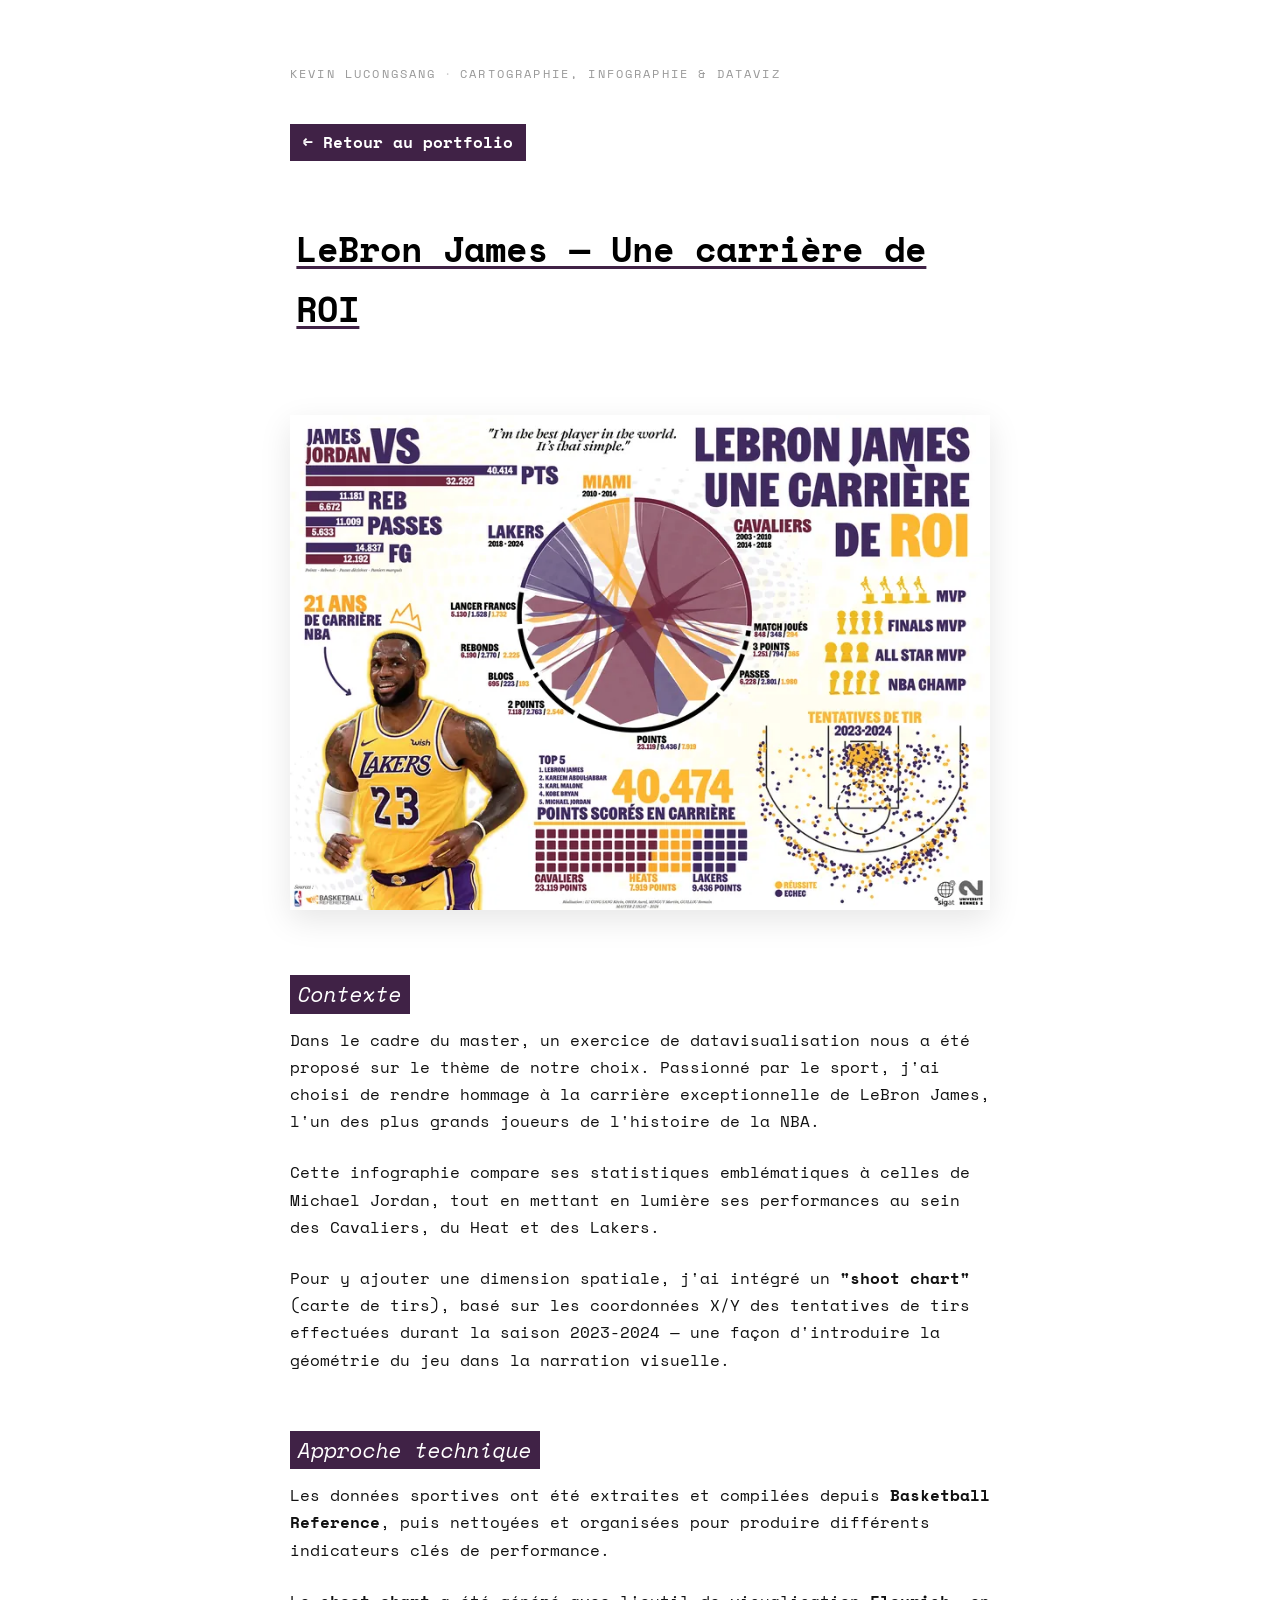
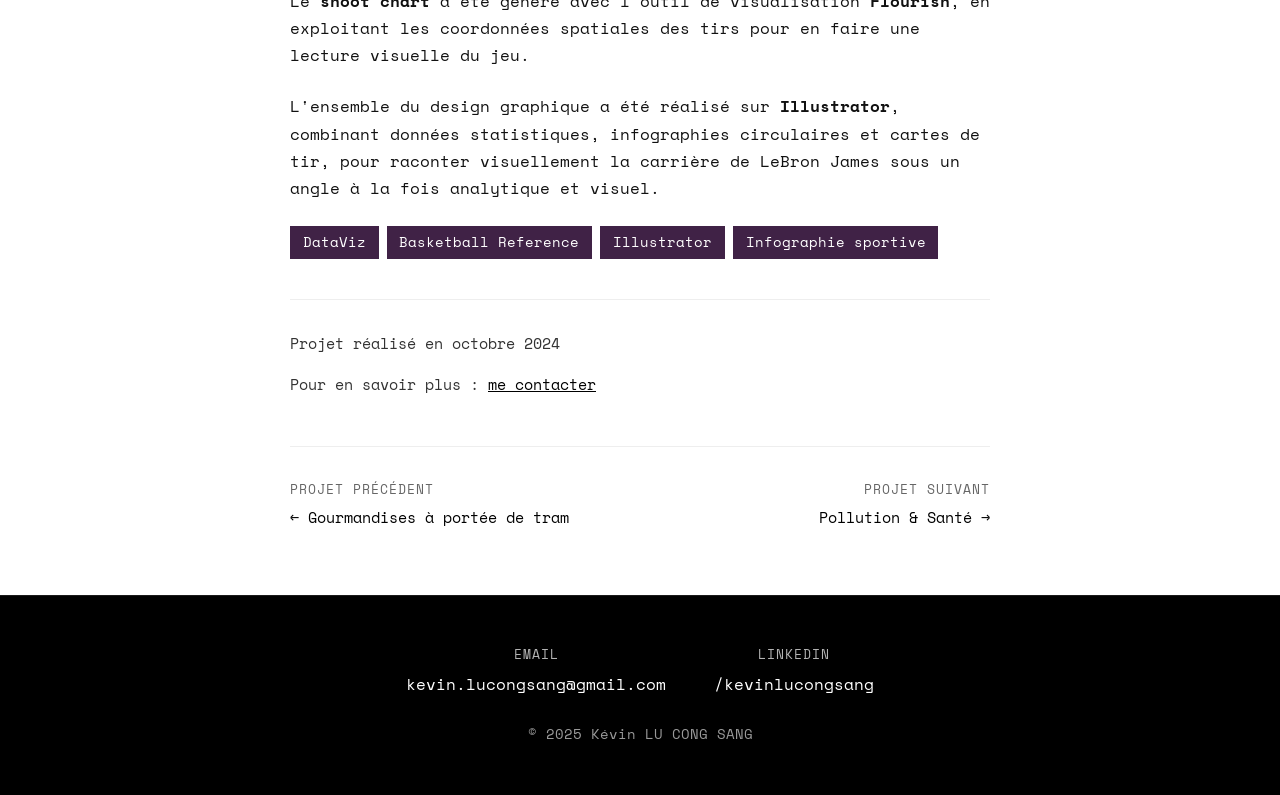
<file: lebron-dataviz.html>
<!DOCTYPE html>
<html lang="fr">
<head>
  <meta charset="UTF-8">
  <meta name="viewport" content="width=device-width, initial-scale=1.0">
  <title>LeBron James — Une carrière de ROI | Kevin Lu Cong Sang</title>
  <meta name="description" content="Datavisualisation hommage à la carrière de LeBron James : statistiques NBA, comparaison Jordan/LBJ et shoot chart de la saison 2023-2024.">
  <meta property="og:title" content="LeBron James — Une carrière de ROI">
  <meta property="og:description" content="Datavisualisation hommage à la carrière NBA de LeBron James.">
  <meta property="og:image" content="./assets/LB.webp">
  <meta property="og:type" content="article">
  <link rel="icon" type="image/svg+xml" href="./assets/favicon.svg">
  <link rel="preconnect" href="https://fonts.googleapis.com">
  <link rel="preconnect" href="https://fonts.gstatic.com" crossorigin>
  <link href="https://fonts.googleapis.com/css2?family=Space+Mono:wght@400;700&display=swap" rel="stylesheet">
  <link rel="stylesheet" href="./assets/project.css">
</head>
<body style="--theme: #402246">
  <div class="container">
    <div class="brand-strip">Kevin Lucongsang<span class="dot">·</span>cartographie, infographie &amp; dataviz</div>
    <a href="index.html" class="back">← Retour au portfolio</a>

    <h1>LeBron James — Une carrière de ROI</h1>

    <div class="image-container">
      <img src="./assets/LB.webp" alt="Infographie : Carrière de LeBron James" loading="lazy">
    </div>

    <div class="section">
      <h2>Contexte</h2>
      <p>Dans le cadre du master, un exercice de datavisualisation nous a été proposé sur le thème de notre choix. Passionné par le sport, j'ai choisi de rendre hommage à la carrière exceptionnelle de LeBron James, l'un des plus grands joueurs de l'histoire de la NBA.</p>

      <p>Cette infographie compare ses statistiques emblématiques à celles de Michael Jordan, tout en mettant en lumière ses performances au sein des Cavaliers, du Heat et des Lakers.</p>

      <p>Pour y ajouter une dimension spatiale, j'ai intégré un <strong>"shoot chart"</strong> (carte de tirs), basé sur les coordonnées X/Y des tentatives de tirs effectuées durant la saison 2023-2024 — une façon d'introduire la géométrie du jeu dans la narration visuelle.</p>
    </div>

    <div class="section">
      <h2>Approche technique</h2>
      <p>Les données sportives ont été extraites et compilées depuis <strong>Basketball Reference</strong>, puis nettoyées et organisées pour produire différents indicateurs clés de performance.</p>

      <p>Le <strong>shoot chart</strong> a été généré avec l'outil de visualisation <strong>Flourish</strong>, en exploitant les coordonnées spatiales des tirs pour en faire une lecture visuelle du jeu.</p>

      <p>L'ensemble du design graphique a été réalisé sur <strong>Illustrator</strong>, combinant données statistiques, infographies circulaires et cartes de tir, pour raconter visuellement la carrière de LeBron James sous un angle à la fois analytique et visuel.</p>

      <div class="techno-list">
        <span class="techno-item">DataViz</span>
        <span class="techno-item">Basketball Reference</span>
        <span class="techno-item">Illustrator</span>
        <span class="techno-item">Infographie sportive</span>
      </div>
    </div>

    <div class="meta">
      <p>Projet réalisé en octobre 2024</p>
      <p>Pour en savoir plus : <a href="mailto:kevin.lucongsang@gmail.com">me contacter</a></p>
    </div>

    <nav class="project-nav" aria-label="Navigation entre projets">
      <a class="prev" href="attention-a-votre-ligne.html">
        <span class="label">Projet précédent</span>
        ← Gourmandises à portée de tram
      </a>
      <a class="next" href="pollution-usa.html">
        <span class="label">Projet suivant</span>
        Pollution & Santé →
      </a>
    </nav>
  </div>

  <footer>
    <div class="footer-content">
      <div class="contact-links">
        <a href="mailto:kevin.lucongsang@gmail.com" class="contact-item">
          <span class="contact-label">Email</span>
          <span class="contact-value">kevin.lucongsang@gmail.com</span>
        </a>
        <a href="https://linkedin.com/in/kevinlucongsang" target="_blank" rel="noopener noreferrer" class="contact-item">
          <span class="contact-label">LinkedIn</span>
          <span class="contact-value">/kevinlucongsang</span>
        </a>
      </div>
      <div class="copyright">© 2025 Kévin LU CONG SANG</div>
    </div>
  </footer>
</body>
</html>
</file>
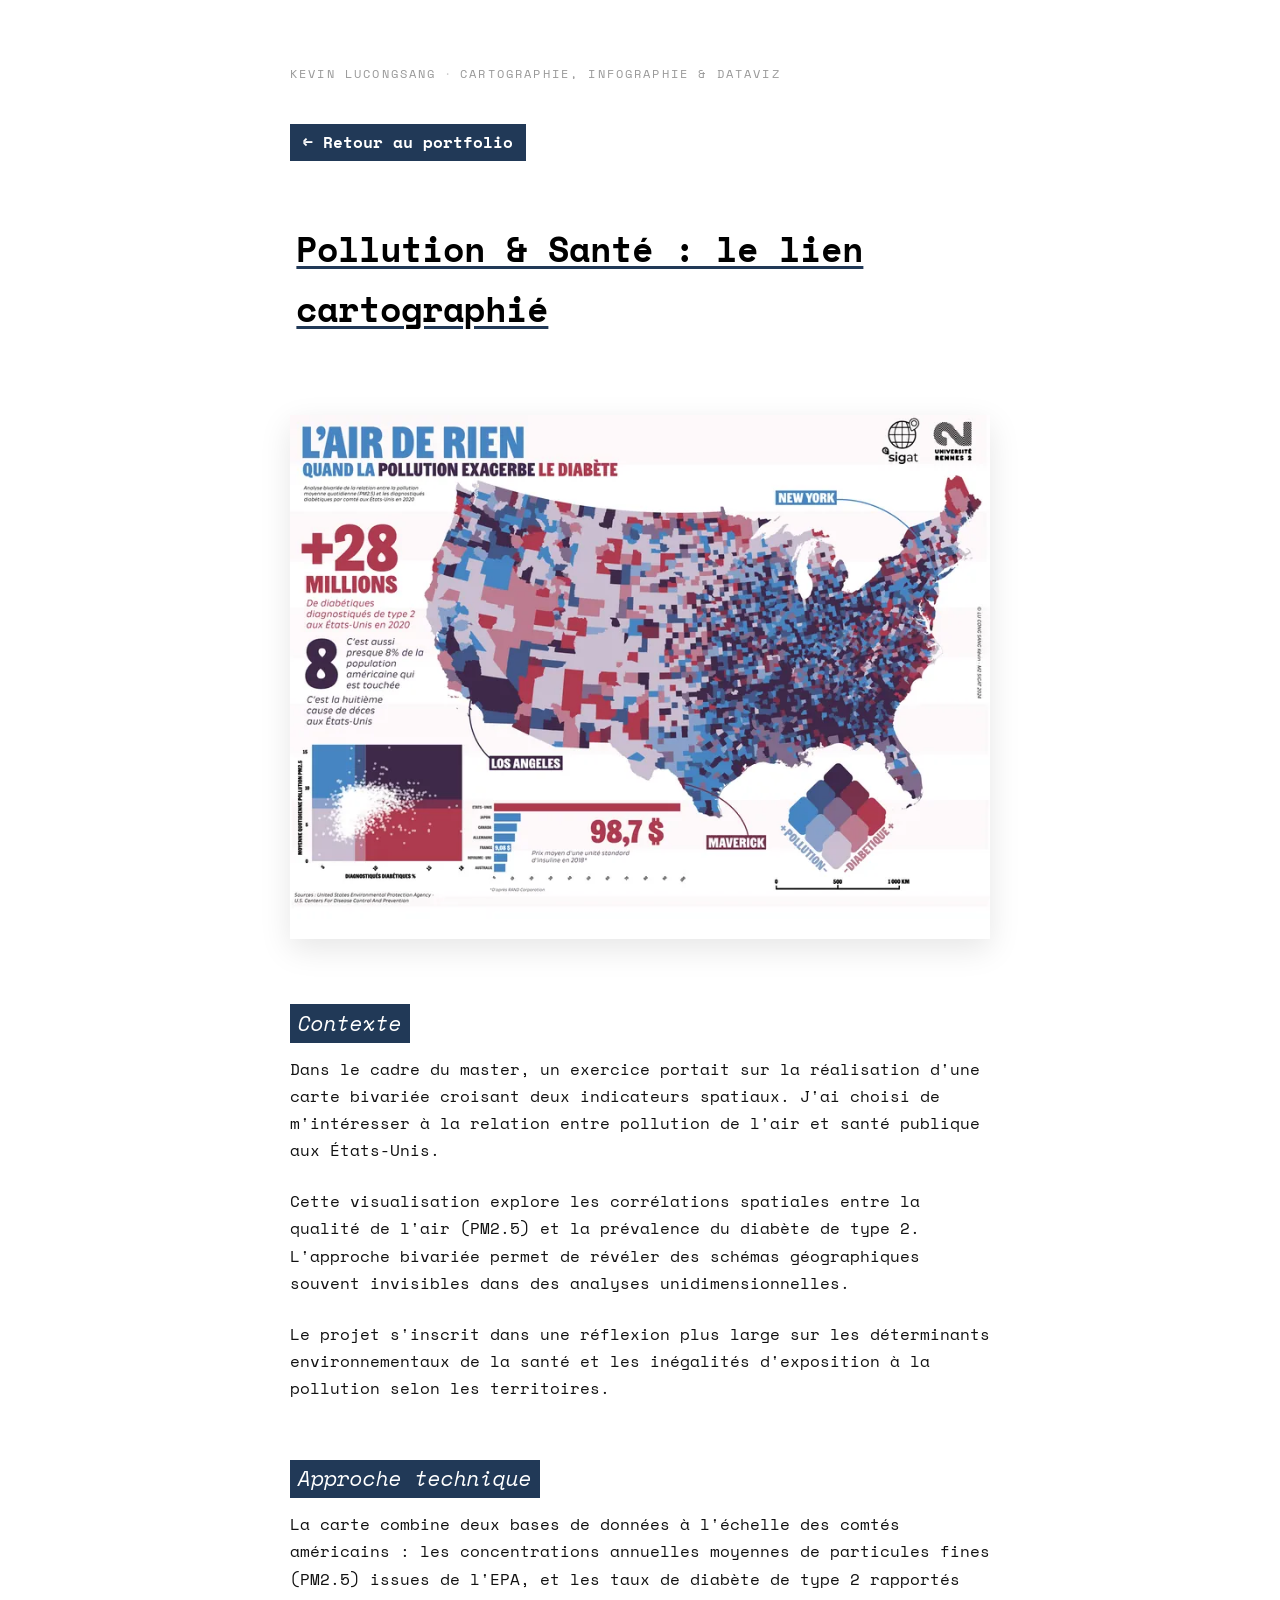
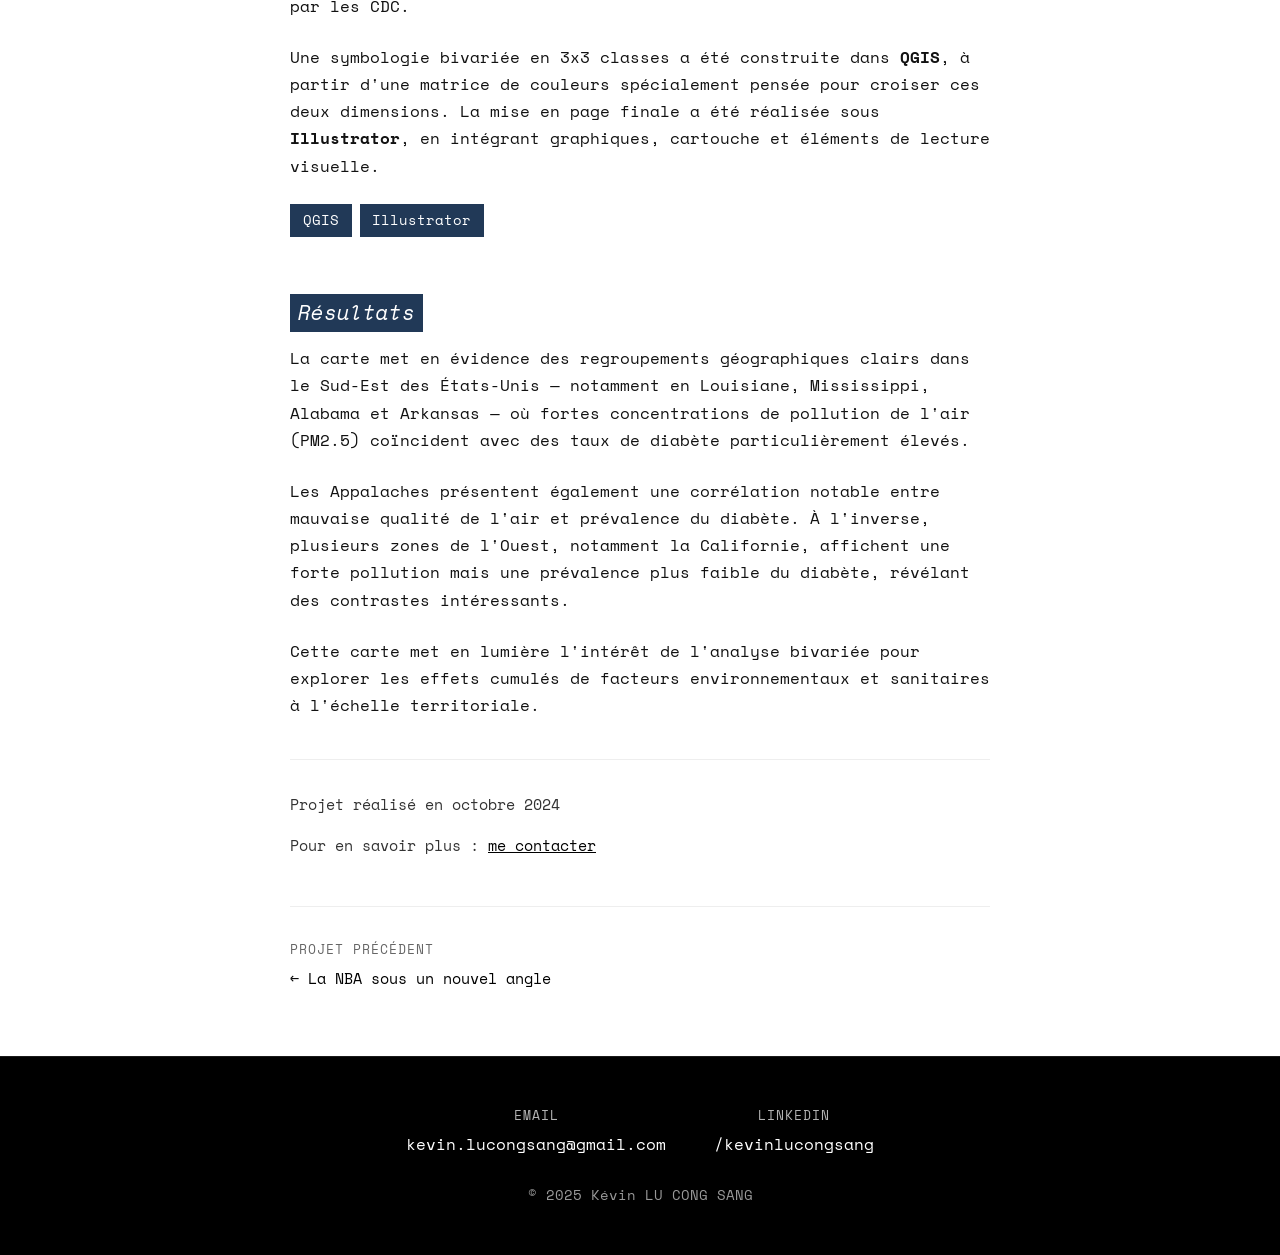
<file: pollution-usa.html>
<!DOCTYPE html>
<html lang="fr">
<head>
  <meta charset="UTF-8">
  <meta name="viewport" content="width=device-width, initial-scale=1.0">
  <title>Pollution & Santé : le lien cartographié | Kevin Lu Cong Sang</title>
  <meta name="description" content="Carte bivariée des corrélations spatiales entre qualité de l'air (PM2.5) et prévalence du diabète de type 2 aux États-Unis.">
  <meta property="og:title" content="Pollution & Santé : le lien cartographié">
  <meta property="og:description" content="Carte bivariée États-Unis croisant pollution de l'air et prévalence du diabète.">
  <meta property="og:image" content="./assets/US.webp">
  <meta property="og:type" content="article">
  <link rel="icon" type="image/svg+xml" href="./assets/favicon.svg">
  <link rel="preconnect" href="https://fonts.googleapis.com">
  <link rel="preconnect" href="https://fonts.gstatic.com" crossorigin>
  <link href="https://fonts.googleapis.com/css2?family=Space+Mono:wght@400;700&display=swap" rel="stylesheet">
  <link rel="stylesheet" href="./assets/project.css">
</head>
<body style="--theme: #213957">
  <div class="container">
    <div class="brand-strip">Kevin Lucongsang<span class="dot">·</span>cartographie, infographie &amp; dataviz</div>
    <a href="index.html" class="back">← Retour au portfolio</a>

    <h1>Pollution & Santé : le lien cartographié</h1>

    <div class="image-container">
      <img src="./assets/US.webp" alt="Carte bivariée montrant la corrélation entre qualité de l'air et prévalence du diabète aux États-Unis" loading="lazy">
    </div>

    <div class="section">
      <h2>Contexte</h2>
      <p>Dans le cadre du master, un exercice portait sur la réalisation d'une carte bivariée croisant deux indicateurs spatiaux. J'ai choisi de m'intéresser à la relation entre pollution de l'air et santé publique aux États-Unis.</p>

      <p>Cette visualisation explore les corrélations spatiales entre la qualité de l'air (PM2.5) et la prévalence du diabète de type 2. L'approche bivariée permet de révéler des schémas géographiques souvent invisibles dans des analyses unidimensionnelles.</p>

      <p>Le projet s'inscrit dans une réflexion plus large sur les déterminants environnementaux de la santé et les inégalités d'exposition à la pollution selon les territoires.</p>
    </div>

    <div class="section">
      <h2>Approche technique</h2>
      <p>La carte combine deux bases de données à l'échelle des comtés américains : les concentrations annuelles moyennes de particules fines (PM2.5) issues de l'EPA, et les taux de diabète de type 2 rapportés par les CDC.</p>

      <p>Une symbologie bivariée en 3x3 classes a été construite dans <strong>QGIS</strong>, à partir d'une matrice de couleurs spécialement pensée pour croiser ces deux dimensions. La mise en page finale a été réalisée sous <strong>Illustrator</strong>, en intégrant graphiques, cartouche et éléments de lecture visuelle.</p>

      <div class="techno-list">
        <span class="techno-item">QGIS</span>
        <span class="techno-item">Illustrator</span>
      </div>
    </div>

    <div class="section">
      <h2>Résultats</h2>
      <p>La carte met en évidence des regroupements géographiques clairs dans le Sud-Est des États-Unis — notamment en Louisiane, Mississippi, Alabama et Arkansas — où fortes concentrations de pollution de l'air (PM2.5) coïncident avec des taux de diabète particulièrement élevés.</p>

      <p>Les Appalaches présentent également une corrélation notable entre mauvaise qualité de l'air et prévalence du diabète. À l'inverse, plusieurs zones de l'Ouest, notamment la Californie, affichent une forte pollution mais une prévalence plus faible du diabète, révélant des contrastes intéressants.</p>

      <p>Cette carte met en lumière l'intérêt de l'analyse bivariée pour explorer les effets cumulés de facteurs environnementaux et sanitaires à l'échelle territoriale.</p>
    </div>

    <div class="meta">
      <p>Projet réalisé en octobre 2024</p>
      <p>Pour en savoir plus : <a href="mailto:kevin.lucongsang@gmail.com">me contacter</a></p>
    </div>

    <nav class="project-nav" aria-label="Navigation entre projets">
      <a class="prev" href="lebron-dataviz.html">
        <span class="label">Projet précédent</span>
        ← La NBA sous un nouvel angle
      </a>
    </nav>
  </div>

  <footer>
    <div class="footer-content">
      <div class="contact-links">
        <a href="mailto:kevin.lucongsang@gmail.com" class="contact-item">
          <span class="contact-label">Email</span>
          <span class="contact-value">kevin.lucongsang@gmail.com</span>
        </a>
        <a href="https://linkedin.com/in/kevinlucongsang" target="_blank" rel="noopener noreferrer" class="contact-item">
          <span class="contact-label">LinkedIn</span>
          <span class="contact-value">/kevinlucongsang</span>
        </a>
      </div>
      <div class="copyright">© 2025 Kévin LU CONG SANG</div>
    </div>
  </footer>
</body>
</html>
</file>
<file: assets/project.css>
body {
  margin: 0;
  font-family: 'Space Mono', monospace;
  background: white;
  color: #111;
  line-height: 1.7;
  font-size: 1rem;
}

.container {
  max-width: 700px;
  margin: 4rem auto;
  padding: 0 1rem;
}

.brand-strip {
  font-size: 0.75rem;
  text-transform: uppercase;
  letter-spacing: 0.18em;
  color: #999;
  margin: 0 0 2.5rem;
}

.brand-strip .dot {
  display: inline-block;
  margin: 0 0.6em;
  opacity: 0.5;
}

.back {
  display: inline-block;
  margin-bottom: 2rem;
  text-decoration: none;
  background-color: var(--theme, #000);
  color: #fff;
  font-weight: bold;
  padding: 0.3rem 0.8rem;
  transition: opacity 0.3s ease;
}

.back:hover {
  background-color: var(--theme, #000);
  opacity: 0.85;
  text-decoration: none;
}

h1 {
  font-size: 2.2rem;
  font-weight: 700;
  margin-bottom: 1.5rem;
  color: #000;
  display: inline-block;
  padding: 0.2rem 0.4rem;
  text-decoration: underline;
  text-decoration-thickness: 3px;
  text-decoration-color: var(--theme, #000);
  text-underline-offset: 4px;
}

.image-container {
  margin: 3rem 0;
  overflow: hidden;
  box-shadow: 0 10px 30px rgba(0,0,0,0.1);
}

.image-container img {
  width: 100%;
  display: block;
  max-width: 100%;
  height: auto;
}

.section {
  margin-bottom: 2.5rem;
}

.section h2 {
  font-size: 1.3rem;
  margin-bottom: 0.8rem;
  color: #fff;
  font-weight: 500;
  font-style: italic;
  background-color: var(--theme, #000);
  display: inline-block;
  padding: 0.1rem 0.5rem;
}

.section p {
  margin: 0 0 1.5rem;
}

.meta {
  color: #333;
  font-size: 0.95rem;
  margin-top: 2rem;
  padding-top: 1rem;
  border-top: 1px solid #eee;
}

a {
  color: #000;
  text-decoration: underline;
  font-weight: 500;
  transition: background-color 0.3s ease;
}

a:hover {
  background-color: #FEFF99;
  text-decoration: none;
}

a:focus-visible {
  outline: 2px solid #000;
  outline-offset: 2px;
}

.techno-list {
  display: flex;
  flex-wrap: wrap;
  gap: 0.5rem;
  margin: 1rem 0;
}

.techno-item {
  background: var(--theme, #000);
  color: #fff;
  padding: 0.3rem 0.8rem;
  font-size: 0.85rem;
}

.project-nav {
  display: flex;
  justify-content: space-between;
  gap: 1rem;
  margin: 3rem 0 2rem;
  padding-top: 2rem;
  border-top: 1px solid #eee;
  font-size: 0.95rem;
}

.project-nav a {
  text-decoration: none;
  font-weight: 500;
  max-width: 45%;
}

.project-nav a:hover {
  background-color: transparent;
  text-decoration: underline;
}

.project-nav .label {
  display: block;
  font-size: 0.8rem;
  color: #666;
  text-transform: uppercase;
  letter-spacing: 1px;
  margin-bottom: 0.3rem;
  font-weight: 400;
}

.project-nav .next {
  text-align: right;
  margin-left: auto;
}

footer {
  background: black;
  color: white;
  padding: 3rem 1rem;
  text-align: center;
  font-size: 0.9rem;
  margin-top: 4rem;
  border-top: 1px solid rgba(255,255,255,0.1);
}

.footer-content {
  max-width: 1200px;
  margin: 0 auto;
  display: flex;
  flex-direction: column;
  gap: 1.5rem;
}

.contact-links {
  display: flex;
  flex-wrap: wrap;
  justify-content: center;
  gap: 2rem 3rem;
}

.contact-item {
  display: flex;
  flex-direction: column;
  text-decoration: none;
  color: white;
  transition: opacity 0.3s ease;
}

.contact-item:hover {
  background: transparent;
  opacity: 0.8;
  text-decoration: none;
}

.contact-label {
  font-size: 0.8rem;
  opacity: 0.7;
  text-transform: uppercase;
  letter-spacing: 1px;
  margin-bottom: 0.3rem;
}

.contact-value {
  font-size: 1rem;
  font-weight: 500;
}

.copyright {
  font-size: 0.9rem;
  opacity: 0.6;
}

@media (max-width: 600px) {
  .container {
    margin: 2rem auto;
  }

  h1 {
    font-size: 1.8rem;
  }

  .image-container {
    margin: 2rem 0;
    box-shadow: 0 5px 15px rgba(0,0,0,0.1);
  }

  .brand-strip {
    font-size: 0.7rem;
    letter-spacing: 0.12em;
    margin-bottom: 1.5rem;
  }

  .project-nav {
    flex-direction: column;
    gap: 1.5rem;
  }

  .project-nav a {
    max-width: 100%;
  }

  .project-nav .next {
    text-align: left;
    margin-left: 0;
  }

  .contact-links {
    flex-direction: column;
    gap: 1.5rem;
  }
}

@media (prefers-reduced-motion: reduce) {
  *, *::before, *::after {
    animation-duration: 0.01ms !important;
    animation-iteration-count: 1 !important;
    transition-duration: 0.01ms !important;
    scroll-behavior: auto !important;
  }
}
</file>
